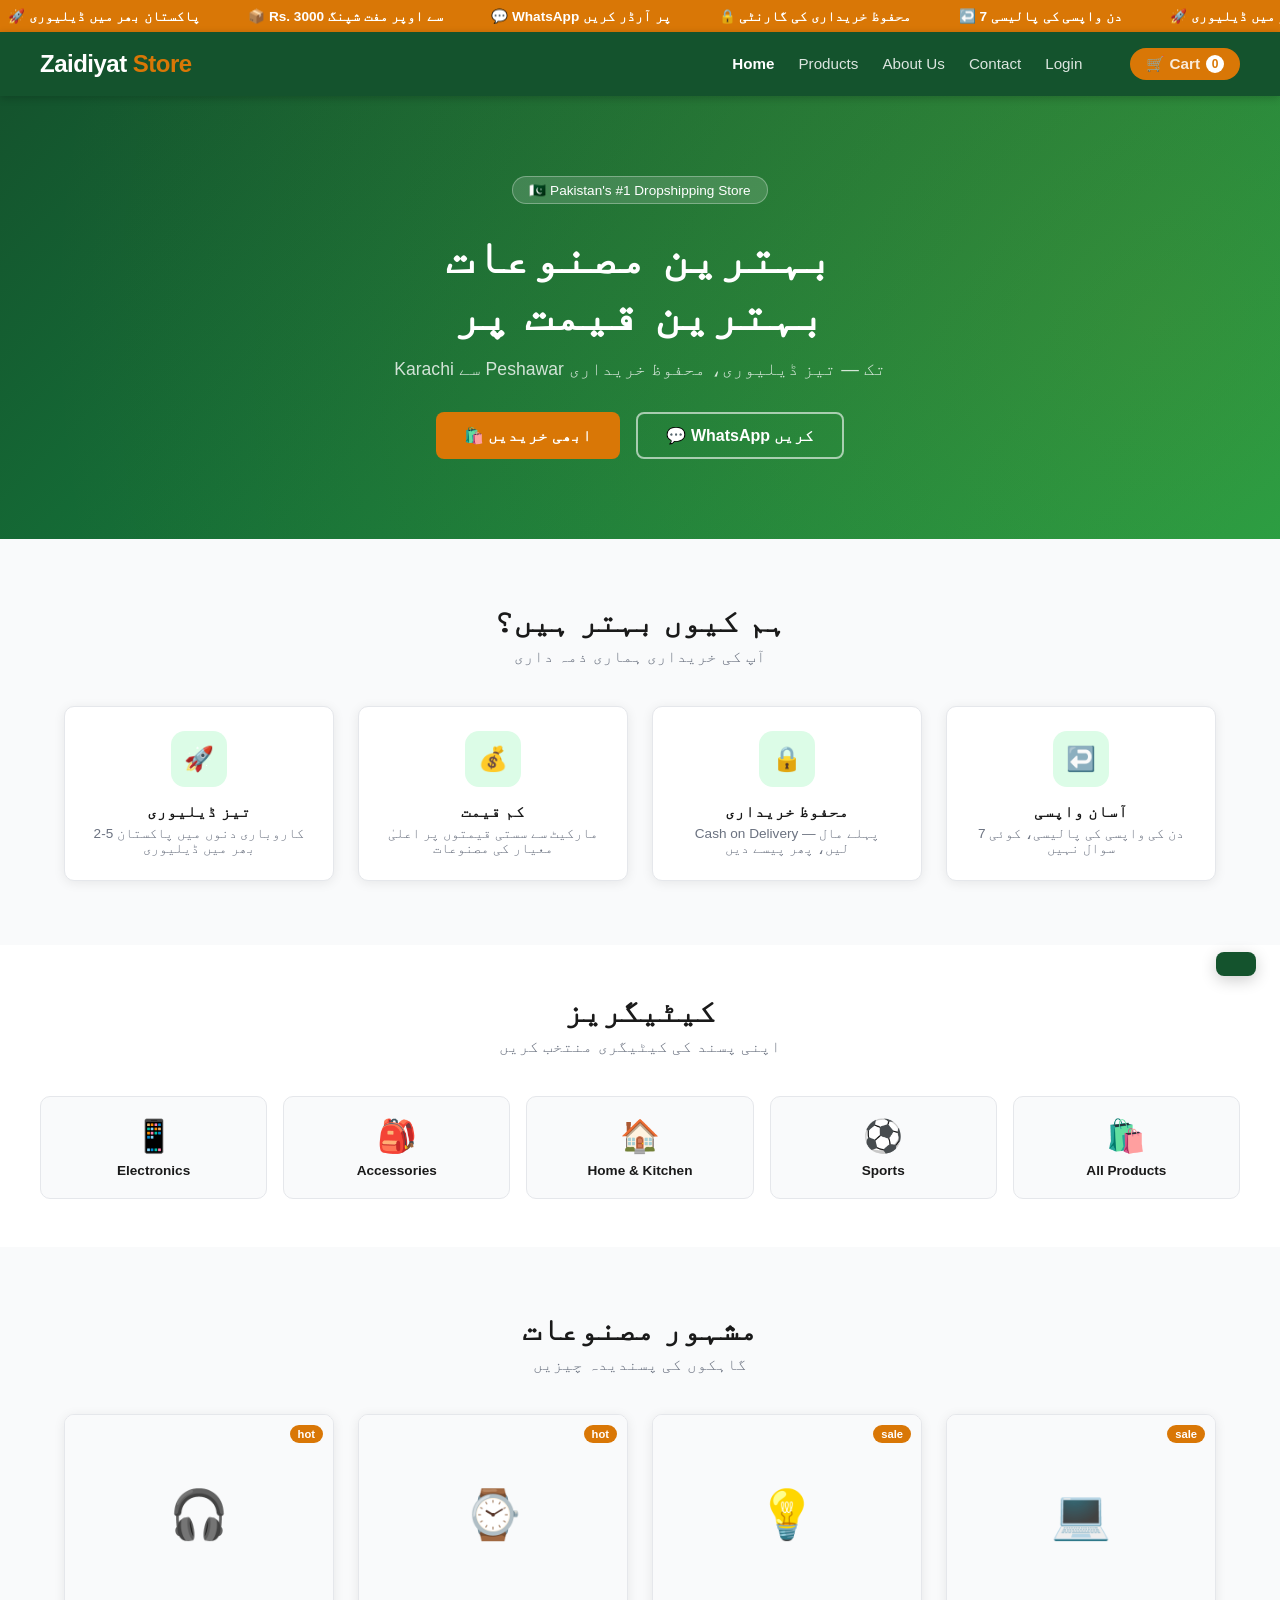
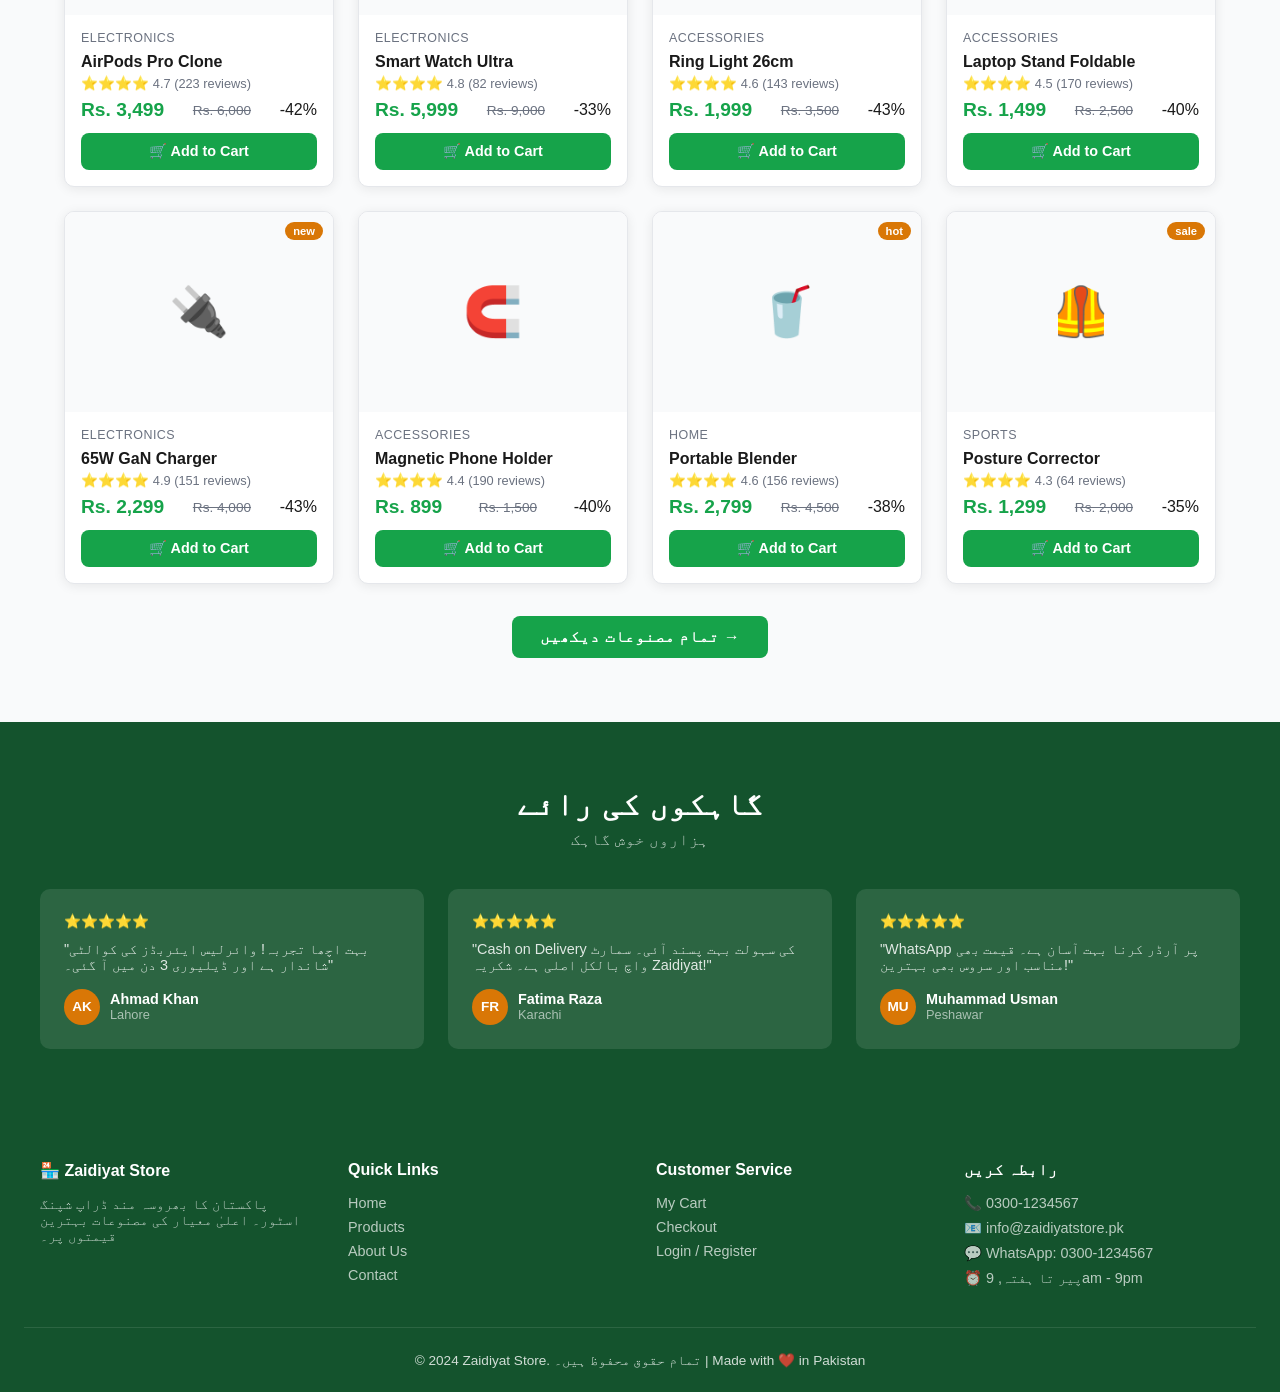
<file: zaidiyat-store/index.html>
<!DOCTYPE html>
<html lang="ur" dir="rtl">
<head>
<meta charset="UTF-8">
<meta name="viewport" content="width=device-width, initial-scale=1.0">
<title>Zaidiyat Store - Pakistan's Trusted Dropshipping Store</title>
<link rel="stylesheet" href="css/style.css">
<style>
  body { direction: ltr; }
  .marquee-wrap { background: var(--gold); color: #fff; padding: 8px; overflow: hidden; }
  .marquee { display: flex; gap: 3rem; animation: scroll 20s linear infinite; white-space: nowrap; font-size: 0.85rem; font-weight: 600; }
  @keyframes scroll { 0% { transform: translateX(0); } 100% { transform: translateX(-50%); } }
  .categories-section { background: var(--white); padding: 3rem 1.5rem; }
  .cat-grid { display: grid; grid-template-columns: repeat(auto-fit, minmax(130px, 1fr)); gap: 1rem; max-width: 1200px; margin: auto; }
  .cat-card {
    background: var(--bg); border-radius: var(--radius);
    border: 1px solid var(--border); padding: 1.25rem 1rem;
    text-align: center; cursor: pointer; transition: all 0.2s;
  }
  .cat-card:hover { background: var(--green-light); border-color: var(--green); }
  .cat-card .cat-icon { font-size: 2rem; margin-bottom: 0.5rem; }
  .cat-card p { font-size: 0.85rem; font-weight: 600; }
  .testimonials { background: var(--green-dark); padding: 4rem 1.5rem; color: #fff; }
  .testimonials .section-title h2, .testimonials .section-title p { color: #fff; }
  .testimonials .section-title p { color: rgba(255,255,255,0.7); }
  .testimonial-grid { display: grid; grid-template-columns: repeat(auto-fit, minmax(250px, 1fr)); gap: 1.5rem; max-width: 1200px; margin: auto; }
  .testimonial-card { background: rgba(255,255,255,0.1); border-radius: var(--radius); padding: 1.5rem; }
  .testimonial-card .stars { color: var(--gold); margin-bottom: 0.75rem; }
  .testimonial-card p { font-size: 0.9rem; color: rgba(255,255,255,0.85); margin-bottom: 1rem; }
  .testimonial-card .author { display: flex; align-items: center; gap: 10px; }
  .author-avatar { width: 36px; height: 36px; border-radius: 50%; background: var(--gold); display: flex; align-items: center; justify-content: center; font-weight: 700; font-size: 0.85rem; }
  .author-name { font-weight: 600; font-size: 0.9rem; }
  .author-city { font-size: 0.8rem; color: rgba(255,255,255,0.6); }
</style>
</head>
<body>

<!-- Announcement Bar -->
<div class="marquee-wrap">
  <div class="marquee">
    <span>🚀 پاکستان بھر میں ڈیلیوری</span>
    <span>📦 Rs. 3000 سے اوپر مفت شپنگ</span>
    <span>💬 WhatsApp پر آرڈر کریں</span>
    <span>🔒 محفوظ خریداری کی گارنٹی</span>
    <span>↩️ 7 دن واپسی کی پالیسی</span>
    <span>🚀 پاکستان بھر میں ڈیلیوری</span>
    <span>📦 Rs. 3000 سے اوپر مفت شپنگ</span>
    <span>💬 WhatsApp پر آرڈر کریں</span>
    <span>🔒 محفوظ خریداری کی گارنٹی</span>
    <span>↩️ 7 دن واپسی کی پالیسی</span>
  </div>
</div>

<!-- Navbar -->
<nav>
  <div class="nav-inner">
    <a href="index.html" class="logo">Zaidiyat <span>Store</span></a>
    <ul class="nav-links" id="nav-links">
      <li><a href="index.html" class="active">Home</a></li>
      <li><a href="products.html">Products</a></li>
      <li><a href="about.html">About Us</a></li>
      <li><a href="contact.html">Contact</a></li>
      <li><a href="login.html" id="login-link">Login</a></li>
      <li><span id="user-greet" style="display:none; color:rgba(255,255,255,0.85); font-size:0.9rem;"></span></li>
      <li><a href="cart.html" class="cart-btn">🛒 Cart <span class="cart-count">0</span></a></li>
    </ul>
    <div class="hamburger" id="hamburger"><span></span><span></span><span></span></div>
  </div>
</nav>

<!-- Hero -->
<section class="hero">
  <div class="hero-content">
    <div class="hero-badge">🇵🇰 Pakistan's #1 Dropshipping Store</div>
    <h1>بہترین مصنوعات<br>بہترین قیمت پر</h1>
    <p>Karachi سے Peshawar تک — تیز ڈیلیوری، محفوظ خریداری</p>
    <div class="hero-btns">
      <a href="products.html" class="btn btn-primary">🛍️ ابھی خریدیں</a>
      <a href="https://wa.me/923001234567?text=Hello! I want to know more" target="_blank" class="btn btn-outline">💬 WhatsApp کریں</a>
    </div>
  </div>
</section>

<!-- Features -->
<section class="section">
  <div class="section-title">
    <h2>ہم کیوں بہتر ہیں؟</h2>
    <p>آپ کی خریداری ہماری ذمہ داری</p>
  </div>
  <div class="features-grid">
    <div class="feature-card">
      <div class="feature-icon">🚀</div>
      <h3>تیز ڈیلیوری</h3>
      <p>2-5 کاروباری دنوں میں پاکستان بھر میں ڈیلیوری</p>
    </div>
    <div class="feature-card">
      <div class="feature-icon">💰</div>
      <h3>کم قیمت</h3>
      <p>مارکیٹ سے سستی قیمتوں پر اعلیٰ معیار کی مصنوعات</p>
    </div>
    <div class="feature-card">
      <div class="feature-icon">🔒</div>
      <h3>محفوظ خریداری</h3>
      <p>Cash on Delivery — پہلے مال لیں، پھر پیسے دیں</p>
    </div>
    <div class="feature-card">
      <div class="feature-icon">↩️</div>
      <h3>آسان واپسی</h3>
      <p>7 دن کی واپسی کی پالیسی، کوئی سوال نہیں</p>
    </div>
  </div>
</section>

<!-- Categories -->
<div class="categories-section">
  <div class="section-title">
    <h2>کیٹیگریز</h2>
    <p>اپنی پسند کی کیٹیگری منتخب کریں</p>
  </div>
  <div class="cat-grid">
    <div class="cat-card" onclick="window.location='products.html?cat=electronics'">
      <div class="cat-icon">📱</div>
      <p>Electronics</p>
    </div>
    <div class="cat-card" onclick="window.location='products.html?cat=accessories'">
      <div class="cat-icon">🎒</div>
      <p>Accessories</p>
    </div>
    <div class="cat-card" onclick="window.location='products.html?cat=home'">
      <div class="cat-icon">🏠</div>
      <p>Home & Kitchen</p>
    </div>
    <div class="cat-card" onclick="window.location='products.html?cat=sports'">
      <div class="cat-icon">⚽</div>
      <p>Sports</p>
    </div>
    <div class="cat-card" onclick="window.location='products.html'">
      <div class="cat-icon">🛍️</div>
      <p>All Products</p>
    </div>
  </div>
</div>

<!-- Featured Products -->
<section class="section">
  <div class="section-title">
    <h2>مشہور مصنوعات</h2>
    <p>گاہکوں کی پسندیدہ چیزیں</p>
  </div>
  <div class="products-grid" id="featured-products"></div>
  <div style="text-align:center; margin-top:2rem;">
    <a href="products.html" class="btn btn-green">تمام مصنوعات دیکھیں →</a>
  </div>
</section>

<!-- Testimonials -->
<div class="testimonials">
  <div class="section-title">
    <h2>گاہکوں کی رائے</h2>
    <p>ہزاروں خوش گاہک</p>
  </div>
  <div class="testimonial-grid">
    <div class="testimonial-card">
      <div class="stars">⭐⭐⭐⭐⭐</div>
      <p>"بہت اچھا تجربہ! وائرلیس ایئربڈز کی کوالٹی شاندار ہے اور ڈیلیوری 3 دن میں آ گئی۔"</p>
      <div class="author">
        <div class="author-avatar">AK</div>
        <div><div class="author-name">Ahmad Khan</div><div class="author-city">Lahore</div></div>
      </div>
    </div>
    <div class="testimonial-card">
      <div class="stars">⭐⭐⭐⭐⭐</div>
      <p>"Cash on Delivery کی سہولت بہت پسند آئی۔ سمارٹ واچ بالکل اصلی ہے۔ شکریہ Zaidiyat!"</p>
      <div class="author">
        <div class="author-avatar">FR</div>
        <div><div class="author-name">Fatima Raza</div><div class="author-city">Karachi</div></div>
      </div>
    </div>
    <div class="testimonial-card">
      <div class="stars">⭐⭐⭐⭐⭐</div>
      <p>"WhatsApp پر آرڈر کرنا بہت آسان ہے۔ قیمت بھی مناسب اور سروس بھی بہترین!"</p>
      <div class="author">
        <div class="author-avatar">MU</div>
        <div><div class="author-name">Muhammad Usman</div><div class="author-city">Peshawar</div></div>
      </div>
    </div>
  </div>
</div>

<!-- Footer -->
<footer>
  <div class="footer-grid">
    <div class="footer-col">
      <h4>🏪 Zaidiyat Store</h4>
      <p>پاکستان کا بھروسہ مند ڈراپ شپنگ اسٹور۔ اعلیٰ معیار کی مصنوعات بہترین قیمتوں پر۔</p>
    </div>
    <div class="footer-col">
      <h4>Quick Links</h4>
      <a href="index.html">Home</a>
      <a href="products.html">Products</a>
      <a href="about.html">About Us</a>
      <a href="contact.html">Contact</a>
    </div>
    <div class="footer-col">
      <h4>Customer Service</h4>
      <a href="cart.html">My Cart</a>
      <a href="checkout.html">Checkout</a>
      <a href="login.html">Login / Register</a>
    </div>
    <div class="footer-col">
      <h4>رابطہ کریں</h4>
      <p>📞 0300-1234567</p>
      <p>📧 info@zaidiyatstore.pk</p>
      <p>💬 WhatsApp: 0300-1234567</p>
      <p>⏰ پیر تا ہفتہ, 9am - 9pm</p>
    </div>
  </div>
  <div class="footer-bottom">
    <p>© 2024 Zaidiyat Store. تمام حقوق محفوظ ہیں۔ | Made with ❤️ in Pakistan</p>
  </div>
</footer>

<div id="toast"></div>
<script src="js/app.js"></script>
<script>
  // Load featured products (show 8)
  document.getElementById('featured-products').innerHTML =
    PRODUCTS.slice(0, 8).map(productCard).join('');
</script>
</body>
</html>
</file>
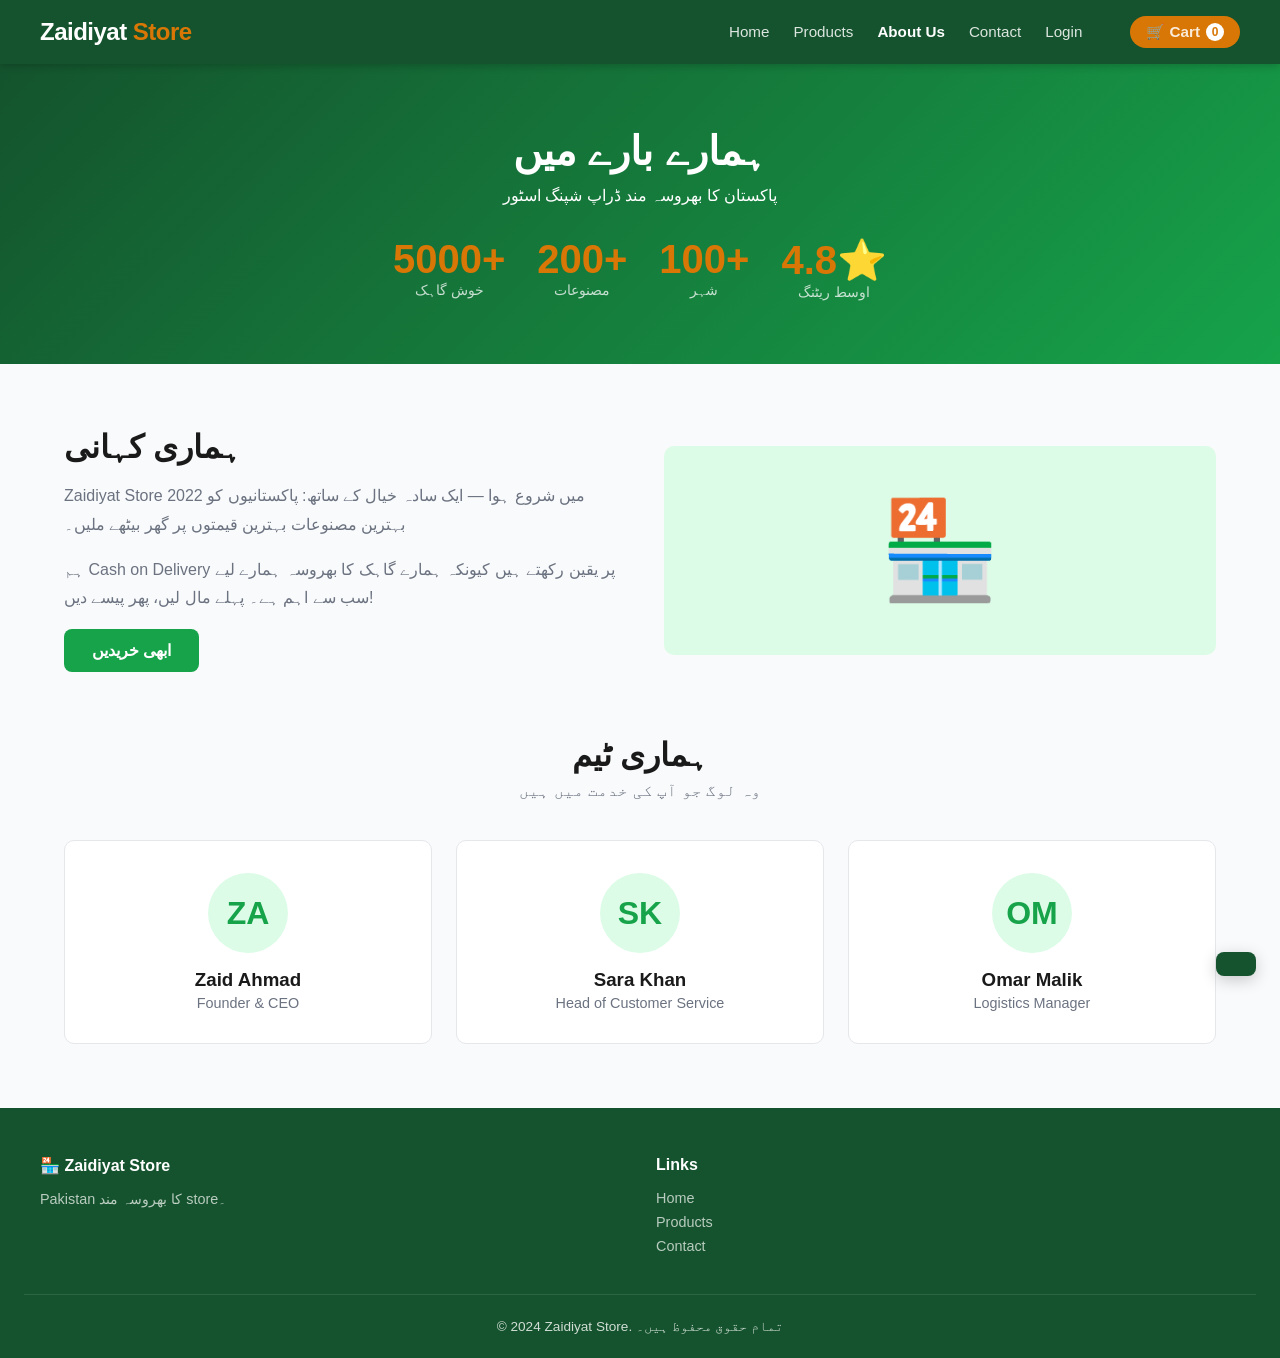
<file: zaidiyat-store/about.html>
<!DOCTYPE html>
<html lang="en">
<head>
<meta charset="UTF-8">
<meta name="viewport" content="width=device-width, initial-scale=1.0">
<title>About Us - Zaidiyat Store</title>
<link rel="stylesheet" href="css/style.css">
<style>
  .about-hero { background: linear-gradient(135deg, var(--green-dark), var(--green)); color:#fff; padding:4rem 1.5rem; text-align:center; }
  .about-hero h1 { font-size:2.5rem; font-weight:800; margin-bottom:0.75rem; }
  .stats-row { display:flex; gap:2rem; justify-content:center; flex-wrap:wrap; margin-top:2rem; }
  .stat-item { text-align:center; }
  .stat-item .num { font-size:2.5rem; font-weight:800; color:var(--gold); }
  .stat-item .lbl { font-size:0.9rem; color:rgba(255,255,255,0.75); }
  .team-grid { display:grid; grid-template-columns:repeat(auto-fit, minmax(200px, 1fr)); gap:1.5rem; }
  .team-card { background:var(--white); border-radius:var(--radius); border:1px solid var(--border); padding:2rem; text-align:center; }
  .team-avatar { width:80px; height:80px; border-radius:50%; background:var(--green-light); color:var(--green); font-size:2rem; display:flex; align-items:center; justify-content:center; margin:0 auto 1rem; font-weight:700; }
</style>
</head>
<body>
<nav>
  <div class="nav-inner">
    <a href="index.html" class="logo">Zaidiyat <span>Store</span></a>
    <ul class="nav-links" id="nav-links">
      <li><a href="index.html">Home</a></li>
      <li><a href="products.html">Products</a></li>
      <li><a href="about.html" class="active">About Us</a></li>
      <li><a href="contact.html">Contact</a></li>
      <li><a href="login.html" id="login-link">Login</a></li>
      <li><span id="user-greet" style="display:none; color:rgba(255,255,255,0.85); font-size:0.9rem;"></span></li>
      <li><a href="cart.html" class="cart-btn">🛒 Cart <span class="cart-count">0</span></a></li>
    </ul>
    <div class="hamburger" id="hamburger"><span></span><span></span><span></span></div>
  </div>
</nav>

<div class="about-hero">
  <h1>ہمارے بارے میں</h1>
  <p>پاکستان کا بھروسہ مند ڈراپ شپنگ اسٹور</p>
  <div class="stats-row">
    <div class="stat-item"><div class="num">5000+</div><div class="lbl">خوش گاہک</div></div>
    <div class="stat-item"><div class="num">200+</div><div class="lbl">مصنوعات</div></div>
    <div class="stat-item"><div class="num">100+</div><div class="lbl">شہر</div></div>
    <div class="stat-item"><div class="num">4.8⭐</div><div class="lbl">اوسط ریٹنگ</div></div>
  </div>
</div>

<section class="section">
  <div style="display:grid; grid-template-columns:1fr 1fr; gap:3rem; align-items:center; margin-bottom:4rem;">
    <div>
      <h2 style="font-size:2rem; font-weight:800; margin-bottom:1rem;">ہماری کہانی</h2>
      <p style="color:var(--muted); line-height:1.8; margin-bottom:1rem;">
        Zaidiyat Store 2022 میں شروع ہوا — ایک سادہ خیال کے ساتھ: پاکستانیوں کو بہترین مصنوعات بہترین قیمتوں پر گھر بیٹھے ملیں۔
      </p>
      <p style="color:var(--muted); line-height:1.8; margin-bottom:1rem;">
        ہم Cash on Delivery پر یقین رکھتے ہیں کیونکہ ہمارے گاہک کا بھروسہ ہمارے لیے سب سے اہم ہے۔ پہلے مال لیں، پھر پیسے دیں!
      </p>
      <a href="products.html" class="btn btn-green">ابھی خریدیں</a>
    </div>
    <div style="background:var(--green-light); border-radius:var(--radius); padding:3rem; text-align:center; font-size:6rem;">🏪</div>
  </div>

  <div class="section-title">
    <h2>ہماری ٹیم</h2>
    <p>وہ لوگ جو آپ کی خدمت میں ہیں</p>
  </div>
  <div class="team-grid">
    <div class="team-card">
      <div class="team-avatar">ZA</div>
      <h3 style="font-weight:700; margin-bottom:0.25rem;">Zaid Ahmad</h3>
      <p style="color:var(--muted); font-size:0.9rem;">Founder & CEO</p>
    </div>
    <div class="team-card">
      <div class="team-avatar">SK</div>
      <h3 style="font-weight:700; margin-bottom:0.25rem;">Sara Khan</h3>
      <p style="color:var(--muted); font-size:0.9rem;">Head of Customer Service</p>
    </div>
    <div class="team-card">
      <div class="team-avatar">OM</div>
      <h3 style="font-weight:700; margin-bottom:0.25rem;">Omar Malik</h3>
      <p style="color:var(--muted); font-size:0.9rem;">Logistics Manager</p>
    </div>
  </div>
</section>

<footer>
  <div class="footer-grid" style="max-width:1200px; margin:0 auto 2rem;">
    <div class="footer-col"><h4>🏪 Zaidiyat Store</h4><p>Pakistan کا بھروسہ مند store۔</p></div>
    <div class="footer-col"><h4>Links</h4><a href="index.html">Home</a><a href="products.html">Products</a><a href="contact.html">Contact</a></div>
  </div>
  <div class="footer-bottom"><p>© 2024 Zaidiyat Store. تمام حقوق محفوظ ہیں۔</p></div>
</footer>

<div id="toast"></div>
<script src="js/app.js"></script>
</body>
</html>
</file>
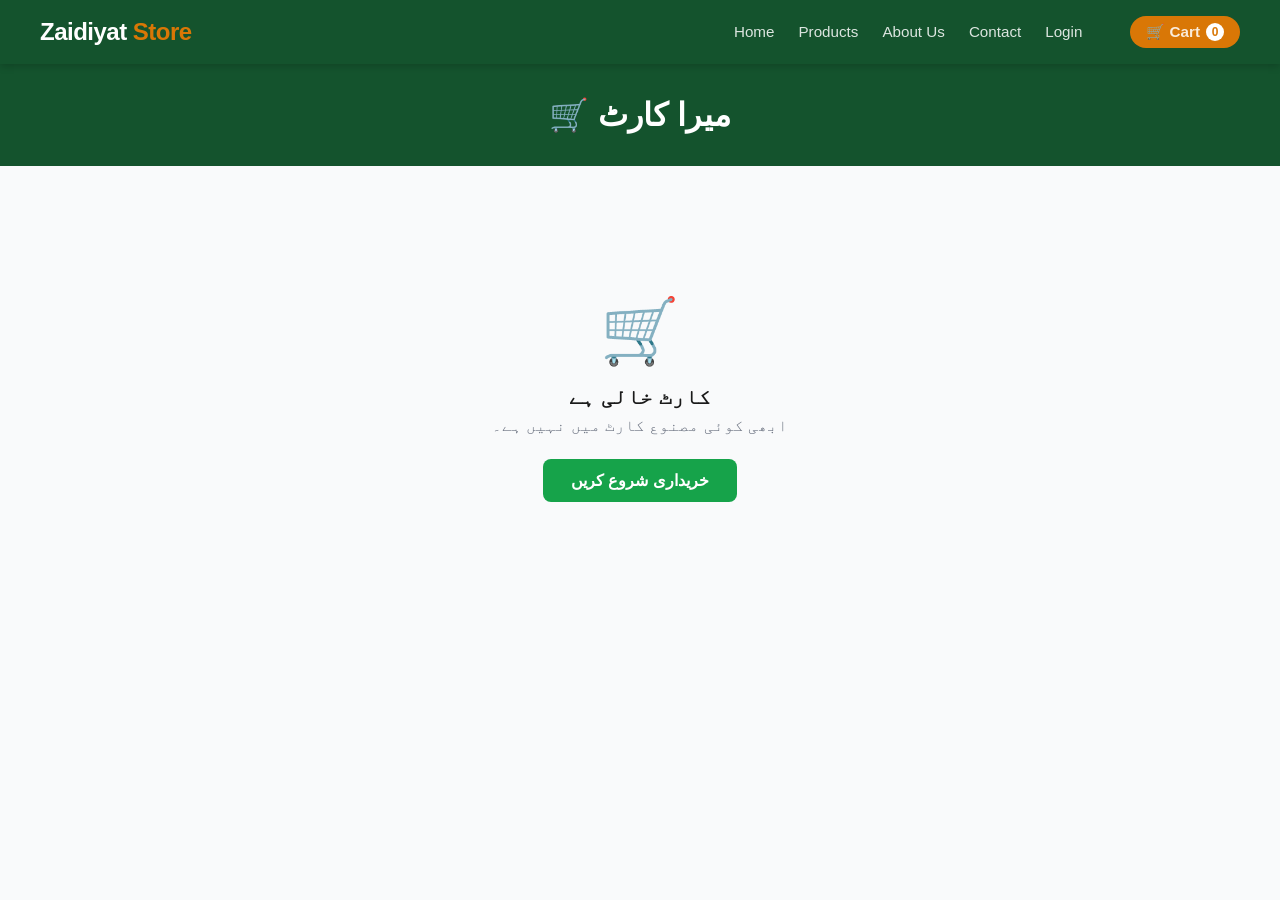
<file: zaidiyat-store/cart.html>
<!DOCTYPE html>
<html lang="en">
<head>
<meta charset="UTF-8">
<meta name="viewport" content="width=device-width, initial-scale=1.0">
<title>Shopping Cart - Zaidiyat Store</title>
<link rel="stylesheet" href="css/style.css">
</head>
<body>

<nav>
  <div class="nav-inner">
    <a href="index.html" class="logo">Zaidiyat <span>Store</span></a>
    <ul class="nav-links" id="nav-links">
      <li><a href="index.html">Home</a></li>
      <li><a href="products.html">Products</a></li>
      <li><a href="about.html">About Us</a></li>
      <li><a href="contact.html">Contact</a></li>
      <li><a href="login.html" id="login-link">Login</a></li>
      <li><span id="user-greet" style="display:none; color:rgba(255,255,255,0.85); font-size:0.9rem;"></span></li>
      <li><a href="cart.html" class="cart-btn">🛒 Cart <span class="cart-count">0</span></a></li>
    </ul>
    <div class="hamburger" id="hamburger"><span></span><span></span><span></span></div>
  </div>
</nav>

<div style="background: var(--green-dark); padding: 2rem 1.5rem; color:#fff; text-align:center;">
  <h1 style="font-size:2rem; font-weight:800;">🛒 میرا کارٹ</h1>
</div>

<section class="section">

  <!-- Empty State -->
  <div class="empty-state" id="cart-empty" style="display:none;">
    <div class="icon">🛒</div>
    <h3>کارٹ خالی ہے</h3>
    <p>ابھی کوئی مصنوع کارٹ میں نہیں ہے۔</p>
    <a href="products.html" class="btn btn-green">خریداری شروع کریں</a>
  </div>

  <!-- Cart Content -->
  <div class="cart-layout" id="cart-content" style="display:none;">
    <div>
      <div style="display:flex; justify-content:space-between; align-items:center; margin-bottom:1rem;">
        <h2 style="font-size:1.2rem; font-weight:700;">آئٹمز</h2>
        <button onclick="clearCart()" style="color:#dc2626; background:none; border:none; cursor:pointer; font-size:0.9rem;">🗑️ سب ہٹائیں</button>
      </div>
      <div id="cart-items"></div>
    </div>

    <div>
      <div class="cart-summary">
        <h3 style="font-weight:800; margin-bottom:1.25rem; font-size:1.1rem;">آرڈر خلاصہ</h3>
        <div class="summary-row"><span>Sub Total</span><span id="cart-subtotal">Rs. 0</span></div>
        <div class="summary-row"><span>Shipping</span><span id="cart-shipping">Rs. 200</span></div>
        <div class="summary-row" style="color:var(--green); font-size:0.85rem;"><span>✅ Rs. 3000+ پر مفت شپنگ</span></div>
        <div class="summary-row summary-total"><span>کل رقم</span><span id="cart-total">Rs. 0</span></div>
        <a href="checkout.html" class="btn btn-green btn-full" style="margin-top:1rem; display:flex; justify-content:center;">✅ آرڈر جاری رکھیں</a>
        <a href="#" id="wa-link" target="_blank" class="whatsapp-btn">
          <span>📱</span> WhatsApp پر آرڈر کریں
        </a>
        <a href="products.html" style="display:block; text-align:center; margin-top:0.75rem; color:var(--green); font-size:0.9rem;">← خریداری جاری رکھیں</a>
      </div>
    </div>
  </div>

</section>

<div id="toast"></div>
<script src="js/app.js"></script>
<script>
function clearCart() {
  if (confirm('کیا آپ کارٹ خالی کرنا چاہتے ہیں؟')) {
    localStorage.removeItem('zaid_cart');
    updateCartCount();
    renderCart();
  }
}
renderCart();
</script>
</body>
</html>
</file>
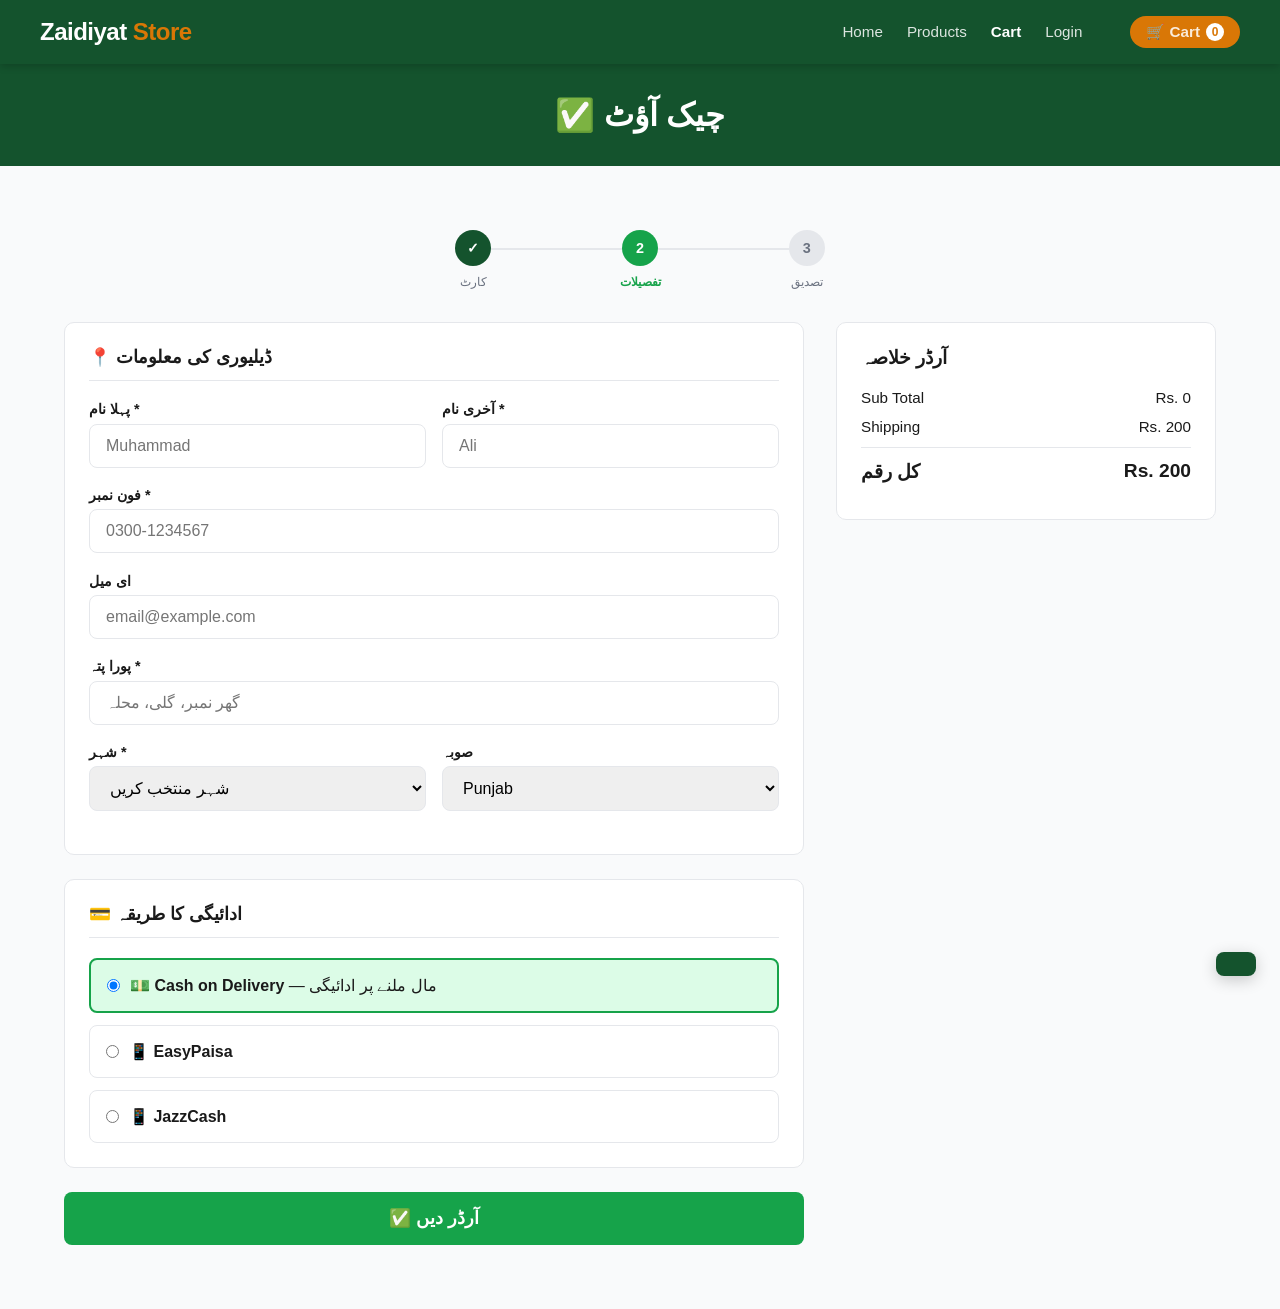
<file: zaidiyat-store/checkout.html>
<!DOCTYPE html>
<html lang="en">
<head>
<meta charset="UTF-8">
<meta name="viewport" content="width=device-width, initial-scale=1.0">
<title>Checkout - Zaidiyat Store</title>
<link rel="stylesheet" href="css/style.css">
</head>
<body>

<nav>
  <div class="nav-inner">
    <a href="index.html" class="logo">Zaidiyat <span>Store</span></a>
    <ul class="nav-links" id="nav-links">
      <li><a href="index.html">Home</a></li>
      <li><a href="products.html">Products</a></li>
      <li><a href="cart.html" class="active">Cart</a></li>
      <li><a href="login.html" id="login-link">Login</a></li>
      <li><span id="user-greet" style="display:none; color:rgba(255,255,255,0.85); font-size:0.9rem;"></span></li>
      <li><a href="cart.html" class="cart-btn">🛒 Cart <span class="cart-count">0</span></a></li>
    </ul>
    <div class="hamburger" id="hamburger"><span></span><span></span><span></span></div>
  </div>
</nav>

<div style="background: var(--green-dark); padding: 2rem 1.5rem; color:#fff; text-align:center;">
  <h1 style="font-size:2rem; font-weight:800;">✅ چیک آؤٹ</h1>
</div>

<section class="section">
  <!-- Steps -->
  <div class="steps" style="max-width:500px; margin:0 auto 2rem;">
    <div class="step done"><div class="step-num">✓</div><span>کارٹ</span></div>
    <div class="step active"><div class="step-num">2</div><span>تفصیلات</span></div>
    <div class="step"><div class="step-num">3</div><span>تصدیق</span></div>
  </div>

  <div id="success-msg" style="display:none; text-align:center; padding:3rem;">
    <div style="font-size:4rem; margin-bottom:1rem;">🎉</div>
    <h2 style="font-size:2rem; font-weight:800; color:var(--green);">آرڈر مل گیا!</h2>
    <p style="color:var(--muted); margin:1rem 0;">آرڈر نمبر: <strong id="order-num"></strong></p>
    <p style="color:var(--muted); margin-bottom:2rem;">ہم جلد آپ سے رابطہ کریں گے۔</p>
    <div style="display:flex; gap:1rem; justify-content:center; flex-wrap:wrap;">
      <a href="index.html" class="btn btn-green">گھر جائیں</a>
      <a href="#" id="order-wa" target="_blank" class="whatsapp-btn" style="display:inline-flex; width:auto; padding:0.75rem 1.25rem; text-decoration:none; border-radius:8px;">💬 WhatsApp آرڈر</a>
    </div>
  </div>

  <div class="checkout-layout" id="checkout-form">
    <!-- Left: Form -->
    <div>
      <div class="checkout-section">
        <h3>📍 ڈیلیوری کی معلومات</h3>
        <div class="form-row">
          <div class="form-group">
            <label>پہلا نام *</label>
            <input type="text" id="fname" placeholder="Muhammad" required>
          </div>
          <div class="form-group">
            <label>آخری نام *</label>
            <input type="text" id="lname" placeholder="Ali" required>
          </div>
        </div>
        <div class="form-group">
          <label>فون نمبر *</label>
          <input type="tel" id="phone" placeholder="0300-1234567" required>
        </div>
        <div class="form-group">
          <label>ای میل</label>
          <input type="email" id="email" placeholder="email@example.com">
        </div>
        <div class="form-group">
          <label>پورا پتہ *</label>
          <input type="text" id="address" placeholder="گھر نمبر، گلی، محلہ" required>
        </div>
        <div class="form-row">
          <div class="form-group">
            <label>شہر *</label>
            <select id="city" required>
              <option value="">شہر منتخب کریں</option>
              <option>Karachi</option>
              <option>Lahore</option>
              <option>Islamabad</option>
              <option>Peshawar</option>
              <option>Rawalpindi</option>
              <option>Faisalabad</option>
              <option>Multan</option>
              <option>Quetta</option>
              <option>Sialkot</option>
              <option>Gujranwala</option>
            </select>
          </div>
          <div class="form-group">
            <label>صوبہ</label>
            <select id="province">
              <option>Punjab</option>
              <option>Sindh</option>
              <option>KPK</option>
              <option>Balochistan</option>
              <option>AJK</option>
              <option>GB</option>
            </select>
          </div>
        </div>
      </div>

      <div class="checkout-section">
        <h3>💳 ادائیگی کا طریقہ</h3>
        <label style="display:flex; align-items:center; gap:10px; padding:1rem; border:2px solid var(--green); border-radius:8px; cursor:pointer; margin-bottom:0.75rem; background:var(--green-light);">
          <input type="radio" name="payment" value="cod" checked> 
          <span>💵 <strong>Cash on Delivery</strong> — مال ملنے پر ادائیگی</span>
        </label>
        <label style="display:flex; align-items:center; gap:10px; padding:1rem; border:1px solid var(--border); border-radius:8px; cursor:pointer; margin-bottom:0.75rem;">
          <input type="radio" name="payment" value="easypaisa"> 
          <span>📱 <strong>EasyPaisa</strong></span>
        </label>
        <label style="display:flex; align-items:center; gap:10px; padding:1rem; border:1px solid var(--border); border-radius:8px; cursor:pointer;">
          <input type="radio" name="payment" value="jazzcash"> 
          <span>📱 <strong>JazzCash</strong></span>
        </label>
      </div>

      <div id="form-error" class="alert alert-error" style="display:none;"></div>
      <button class="btn btn-green btn-full" onclick="placeOrder()" style="font-size:1.1rem; padding:1rem;">✅ آرڈر دیں</button>
    </div>

    <!-- Right: Summary -->
    <div>
      <div class="cart-summary">
        <h3 style="font-weight:800; margin-bottom:1.25rem;">آرڈر خلاصہ</h3>
        <div id="checkout-items" style="margin-bottom:1rem;"></div>
        <div class="summary-row"><span>Sub Total</span><span id="co-subtotal">Rs. 0</span></div>
        <div class="summary-row"><span>Shipping</span><span id="co-shipping">Rs. 200</span></div>
        <div class="summary-row summary-total"><span>کل رقم</span><span id="co-total">Rs. 0</span></div>
      </div>
    </div>
  </div>
</section>

<div id="toast"></div>
<script src="js/app.js"></script>
<script>
function loadCheckoutSummary() {
  const cart = getCart();
  const total = getCartTotal();
  const shipping = total > 3000 ? 0 : 200;

  document.getElementById('co-subtotal').textContent = formatPrice(total);
  document.getElementById('co-shipping').textContent = shipping === 0 ? 'مفت' : formatPrice(shipping);
  document.getElementById('co-total').textContent = formatPrice(total + shipping);

  document.getElementById('checkout-items').innerHTML = cart.map(i => `
    <div style="display:flex; justify-content:space-between; margin-bottom:0.5rem; font-size:0.9rem;">
      <span>${i.emoji} ${i.name} ×${i.qty}</span>
      <span style="font-weight:700">${formatPrice(i.price * i.qty)}</span>
    </div>`).join('');
}

function placeOrder() {
  const fname = document.getElementById('fname').value.trim();
  const lname = document.getElementById('lname').value.trim();
  const phone = document.getElementById('phone').value.trim();
  const address = document.getElementById('address').value.trim();
  const city = document.getElementById('city').value;
  const errEl = document.getElementById('form-error');

  if (!fname || !lname || !phone || !address || !city) {
    errEl.style.display = 'flex';
    errEl.textContent = '⚠️ براہ کرم تمام ضروری معلومات بھریں۔';
    return;
  }

  const cart = getCart();
  const total = getCartTotal();
  const shipping = total > 3000 ? 0 : 200;
  const payment = document.querySelector('input[name="payment"]:checked').value;
  const orderId = 'ZS' + Date.now().toString().slice(-6);

  const order = {
    id: orderId,
    date: new Date().toLocaleDateString('ur-PK'),
    customer: { name: fname + ' ' + lname, phone, address: address + ', ' + city },
    items: cart,
    total: total + shipping,
    payment,
    status: 'pending'
  };

  saveOrder(order);
  localStorage.removeItem('zaid_cart');
  updateCartCount();

  const itemsText = cart.map(i => `${i.name} ×${i.qty} = ${formatPrice(i.price * i.qty)}`).join('%0A');
  const waMsg = `آرڈر نمبر: ${orderId}%0Aنام: ${fname} ${lname}%0Aفون: ${phone}%0Aپتہ: ${address}, ${city}%0A%0Aآرڈر:%0A${itemsText}%0A%0Aکل: ${formatPrice(total + shipping)}%0Aادائیگی: ${payment.toUpperCase()}`;

  document.getElementById('order-num').textContent = orderId;
  document.getElementById('order-wa').href = `https://wa.me/923001234567?text=${waMsg}`;
  document.getElementById('checkout-form').style.display = 'none';
  document.getElementById('success-msg').style.display = 'block';
}

loadCheckoutSummary();
</script>
</body>
</html>
</file>
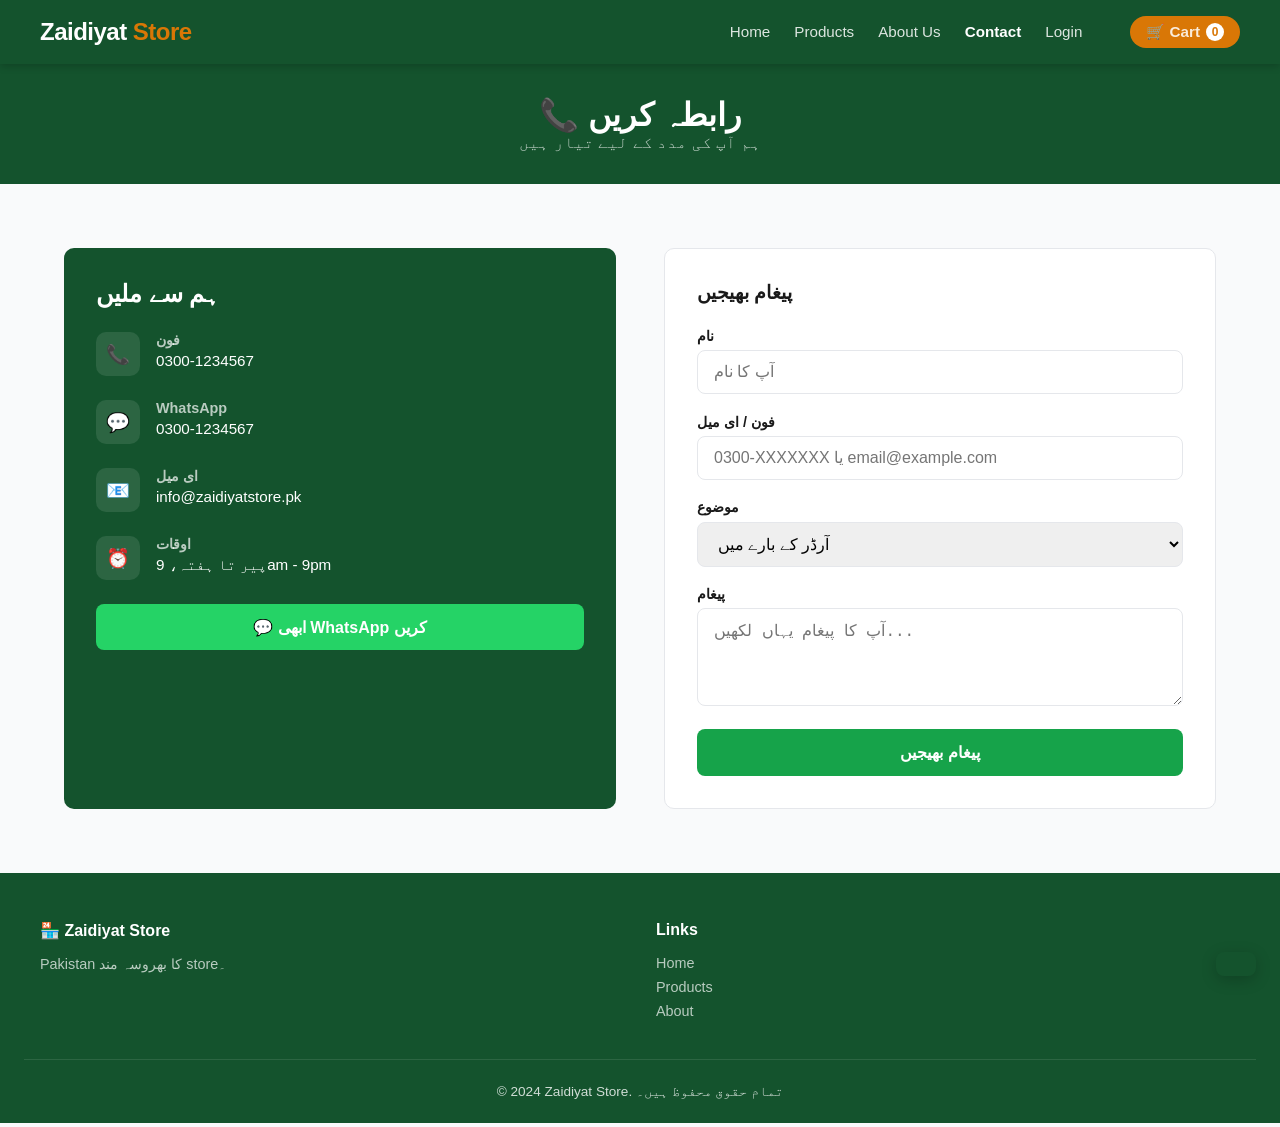
<file: zaidiyat-store/contact.html>
<!DOCTYPE html>
<html lang="en">
<head>
<meta charset="UTF-8">
<meta name="viewport" content="width=device-width, initial-scale=1.0">
<title>Contact - Zaidiyat Store</title>
<link rel="stylesheet" href="css/style.css">
<style>
  .contact-grid { display:grid; grid-template-columns:1fr 1fr; gap:3rem; }
  .contact-info-card { background:var(--green-dark); color:#fff; border-radius:var(--radius); padding:2rem; }
  .contact-info-card h3 { font-size:1.5rem; font-weight:800; margin-bottom:1.5rem; }
  .contact-item { display:flex; align-items:flex-start; gap:1rem; margin-bottom:1.5rem; }
  .contact-icon { width:44px; height:44px; background:rgba(255,255,255,0.1); border-radius:10px; display:flex; align-items:center; justify-content:center; font-size:1.2rem; flex-shrink:0; }
  .contact-item h4 { font-size:0.9rem; color:rgba(255,255,255,0.7); margin-bottom:0.25rem; }
  .contact-item p { font-size:0.95rem; }
  @media (max-width:768px) { .contact-grid { grid-template-columns:1fr; } }
</style>
</head>
<body>
<nav>
  <div class="nav-inner">
    <a href="index.html" class="logo">Zaidiyat <span>Store</span></a>
    <ul class="nav-links" id="nav-links">
      <li><a href="index.html">Home</a></li>
      <li><a href="products.html">Products</a></li>
      <li><a href="about.html">About Us</a></li>
      <li><a href="contact.html" class="active">Contact</a></li>
      <li><a href="login.html" id="login-link">Login</a></li>
      <li><span id="user-greet" style="display:none; color:rgba(255,255,255,0.85); font-size:0.9rem;"></span></li>
      <li><a href="cart.html" class="cart-btn">🛒 Cart <span class="cart-count">0</span></a></li>
    </ul>
    <div class="hamburger" id="hamburger"><span></span><span></span><span></span></div>
  </div>
</nav>

<div style="background: var(--green-dark); padding: 2rem 1.5rem; color:#fff; text-align:center;">
  <h1 style="font-size:2rem; font-weight:800;">📞 رابطہ کریں</h1>
  <p style="color:rgba(255,255,255,0.7);">ہم آپ کی مدد کے لیے تیار ہیں</p>
</div>

<section class="section">
  <div class="contact-grid">
    <div class="contact-info-card">
      <h3>ہم سے ملیں</h3>
      <div class="contact-item">
        <div class="contact-icon">📞</div>
        <div><h4>فون</h4><p>0300-1234567</p></div>
      </div>
      <div class="contact-item">
        <div class="contact-icon">💬</div>
        <div><h4>WhatsApp</h4><p>0300-1234567</p></div>
      </div>
      <div class="contact-item">
        <div class="contact-icon">📧</div>
        <div><h4>ای میل</h4><p>info@zaidiyatstore.pk</p></div>
      </div>
      <div class="contact-item">
        <div class="contact-icon">⏰</div>
        <div><h4>اوقات</h4><p>پیر تا ہفتہ، 9am - 9pm</p></div>
      </div>
      <a href="https://wa.me/923001234567" target="_blank" class="whatsapp-btn" style="margin-top:1rem;">
        💬 ابھی WhatsApp کریں
      </a>
    </div>

    <div>
      <div style="background:var(--white); border-radius:var(--radius); border:1px solid var(--border); padding:2rem;">
        <h3 style="font-weight:800; margin-bottom:1.5rem; font-size:1.2rem;">پیغام بھیجیں</h3>
        <div id="msg-sent" class="alert alert-success" style="display:none;">✅ پیغام بھیج دیا گیا! ہم جلد رابطہ کریں گے۔</div>
        <div class="form-group">
          <label>نام</label>
          <input type="text" id="c-name" placeholder="آپ کا نام">
        </div>
        <div class="form-group">
          <label>فون / ای میل</label>
          <input type="text" id="c-contact" placeholder="0300-XXXXXXX یا email@example.com">
        </div>
        <div class="form-group">
          <label>موضوع</label>
          <select id="c-subject">
            <option>آرڈر کے بارے میں</option>
            <option>مصنوع کی معلومات</option>
            <option>واپسی / شکایت</option>
            <option>دوسرا</option>
          </select>
        </div>
        <div class="form-group">
          <label>پیغام</label>
          <textarea id="c-msg" rows="4" placeholder="آپ کا پیغام یہاں لکھیں..."></textarea>
        </div>
        <button class="btn btn-green btn-full" onclick="sendMsg()">پیغام بھیجیں</button>
      </div>
    </div>
  </div>
</section>

<footer>
  <div class="footer-grid" style="max-width:1200px; margin:0 auto 2rem;">
    <div class="footer-col"><h4>🏪 Zaidiyat Store</h4><p>Pakistan کا بھروسہ مند store۔</p></div>
    <div class="footer-col"><h4>Links</h4><a href="index.html">Home</a><a href="products.html">Products</a><a href="about.html">About</a></div>
  </div>
  <div class="footer-bottom"><p>© 2024 Zaidiyat Store. تمام حقوق محفوظ ہیں۔</p></div>
</footer>

<div id="toast"></div>
<script src="js/app.js"></script>
<script>
function sendMsg() {
  const name = document.getElementById('c-name').value.trim();
  const contact = document.getElementById('c-contact').value.trim();
  const subject = document.getElementById('c-subject').value;
  const msg = document.getElementById('c-msg').value.trim();
  if (!name || !contact || !msg) { showToast('⚠️ تمام خانے بھریں'); return; }
  const waMsg = `نام: ${name}%0Aرابطہ: ${contact}%0Aموضوع: ${subject}%0Aپیغام: ${msg}`;
  window.open(`https://wa.me/923001234567?text=${waMsg}`, '_blank');
  document.getElementById('msg-sent').style.display = 'flex';
  document.getElementById('c-name').value = document.getElementById('c-contact').value = document.getElementById('c-msg').value = '';
}
</script>
</body>
</html>
</file>
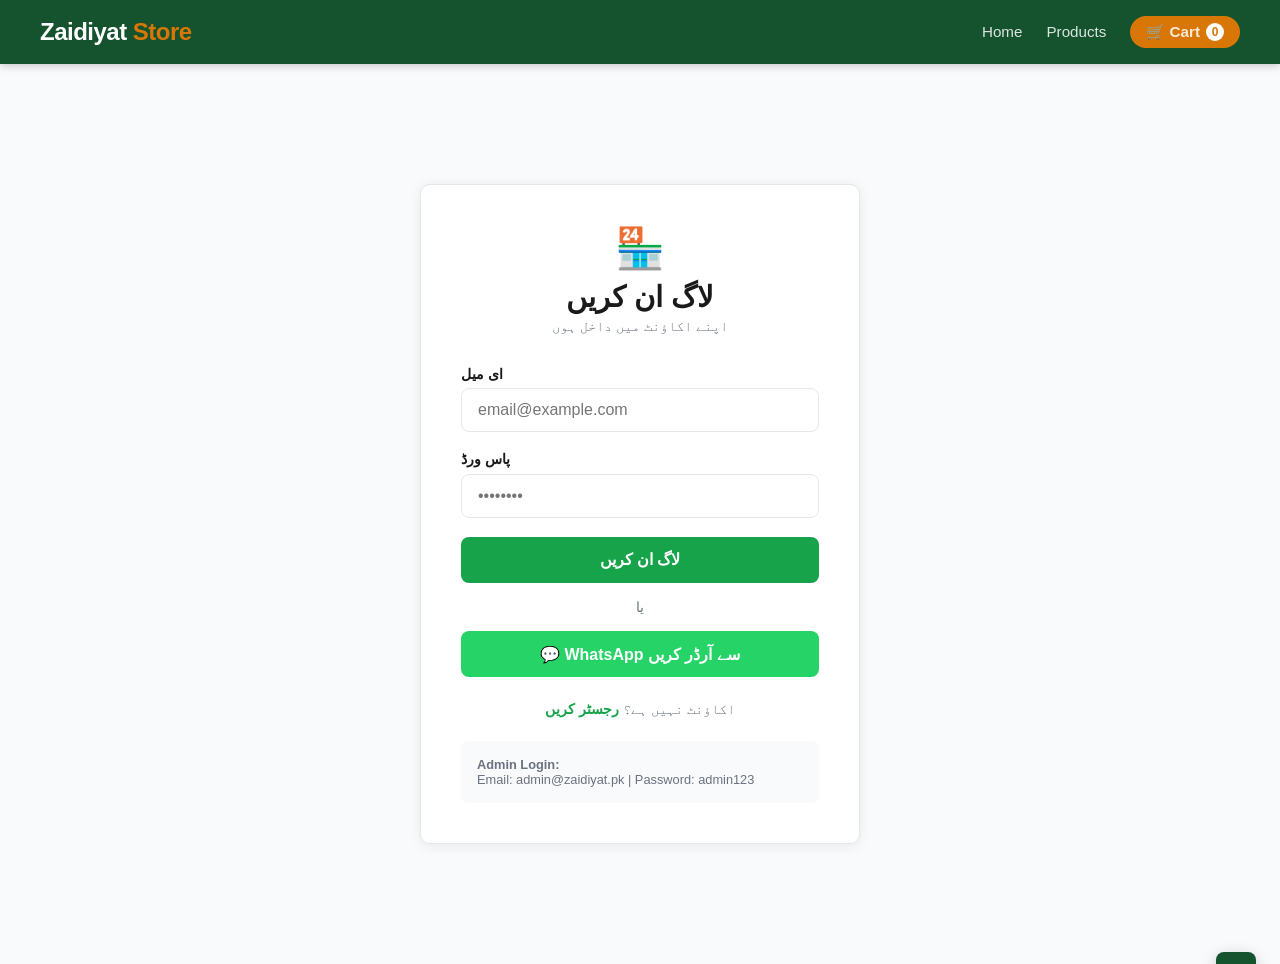
<file: zaidiyat-store/login.html>
<!DOCTYPE html>
<html lang="en">
<head>
<meta charset="UTF-8">
<meta name="viewport" content="width=device-width, initial-scale=1.0">
<title>Login - Zaidiyat Store</title>
<link rel="stylesheet" href="css/style.css">
</head>
<body style="background: var(--bg);">

<nav>
  <div class="nav-inner">
    <a href="index.html" class="logo">Zaidiyat <span>Store</span></a>
    <ul class="nav-links" id="nav-links">
      <li><a href="index.html">Home</a></li>
      <li><a href="products.html">Products</a></li>
      <li><a href="cart.html" class="cart-btn">🛒 Cart <span class="cart-count">0</span></a></li>
    </ul>
    <div class="hamburger" id="hamburger"><span></span><span></span><span></span></div>
  </div>
</nav>

<div class="form-page">
  <div class="form-card">
    <div style="text-align:center; margin-bottom:1.5rem;">
      <div style="font-size:2.5rem; margin-bottom:0.5rem;">🏪</div>
      <h2>لاگ ان کریں</h2>
      <p class="subtitle">اپنے اکاؤنٹ میں داخل ہوں</p>
    </div>

    <div id="login-error" class="alert alert-error" style="display:none;"></div>
    <div id="login-success" class="alert alert-success" style="display:none;"></div>

    <div class="form-group">
      <label>ای میل</label>
      <input type="email" id="email" placeholder="email@example.com">
    </div>
    <div class="form-group">
      <label>پاس ورڈ</label>
      <input type="password" id="password" placeholder="••••••••">
    </div>

    <button class="btn btn-green btn-full" onclick="doLogin()">لاگ ان کریں</button>

    <div style="margin: 1rem 0; text-align:center; color:var(--muted); font-size:0.85rem;">یا</div>

    <a href="https://wa.me/923001234567?text=Hello I want to order" target="_blank" class="whatsapp-btn">
      💬 WhatsApp سے آرڈر کریں
    </a>

    <div class="form-footer">
      <p>اکاؤنٹ نہیں ہے؟ <a href="register.html">رجسٹر کریں</a></p>
    </div>

    <div style="margin-top:1.5rem; padding:1rem; background:var(--bg); border-radius:8px; font-size:0.8rem; color:var(--muted);">
      <strong>Admin Login:</strong><br>
      Email: admin@zaidiyat.pk | Password: admin123
    </div>
  </div>
</div>

<div id="toast"></div>
<script src="js/app.js"></script>
<script>
function doLogin() {
  const email = document.getElementById('email').value.trim();
  const password = document.getElementById('password').value;
  const errEl = document.getElementById('login-error');
  const okEl = document.getElementById('login-success');

  errEl.style.display = 'none';
  okEl.style.display = 'none';

  if (!email || !password) {
    errEl.style.display = 'flex';
    errEl.textContent = '⚠️ ای میل اور پاس ورڈ درج کریں۔';
    return;
  }

  // Check admin
  if (email === 'admin@zaidiyat.pk' && password === 'admin123') {
    setCurrentUser({ name: 'Admin', email, role: 'admin' });
    okEl.style.display = 'flex';
    okEl.textContent = '✅ ایڈمن لاگ ان کامیاب!';
    setTimeout(() => window.location.href = 'admin/dashboard.html', 1000);
    return;
  }

  const users = getUsers();
  const user = users.find(u => u.email === email && u.password === password);
  if (user) {
    setCurrentUser(user);
    okEl.style.display = 'flex';
    okEl.textContent = '✅ لاگ ان کامیاب! خوش آمدید ' + user.name;
    setTimeout(() => window.location.href = 'index.html', 1000);
  } else {
    errEl.style.display = 'flex';
    errEl.textContent = '❌ ای میل یا پاس ورڈ غلط ہے۔';
  }
}
document.addEventListener('keydown', e => { if (e.key === 'Enter') doLogin(); });
</script>
</body>
</html>
</file>
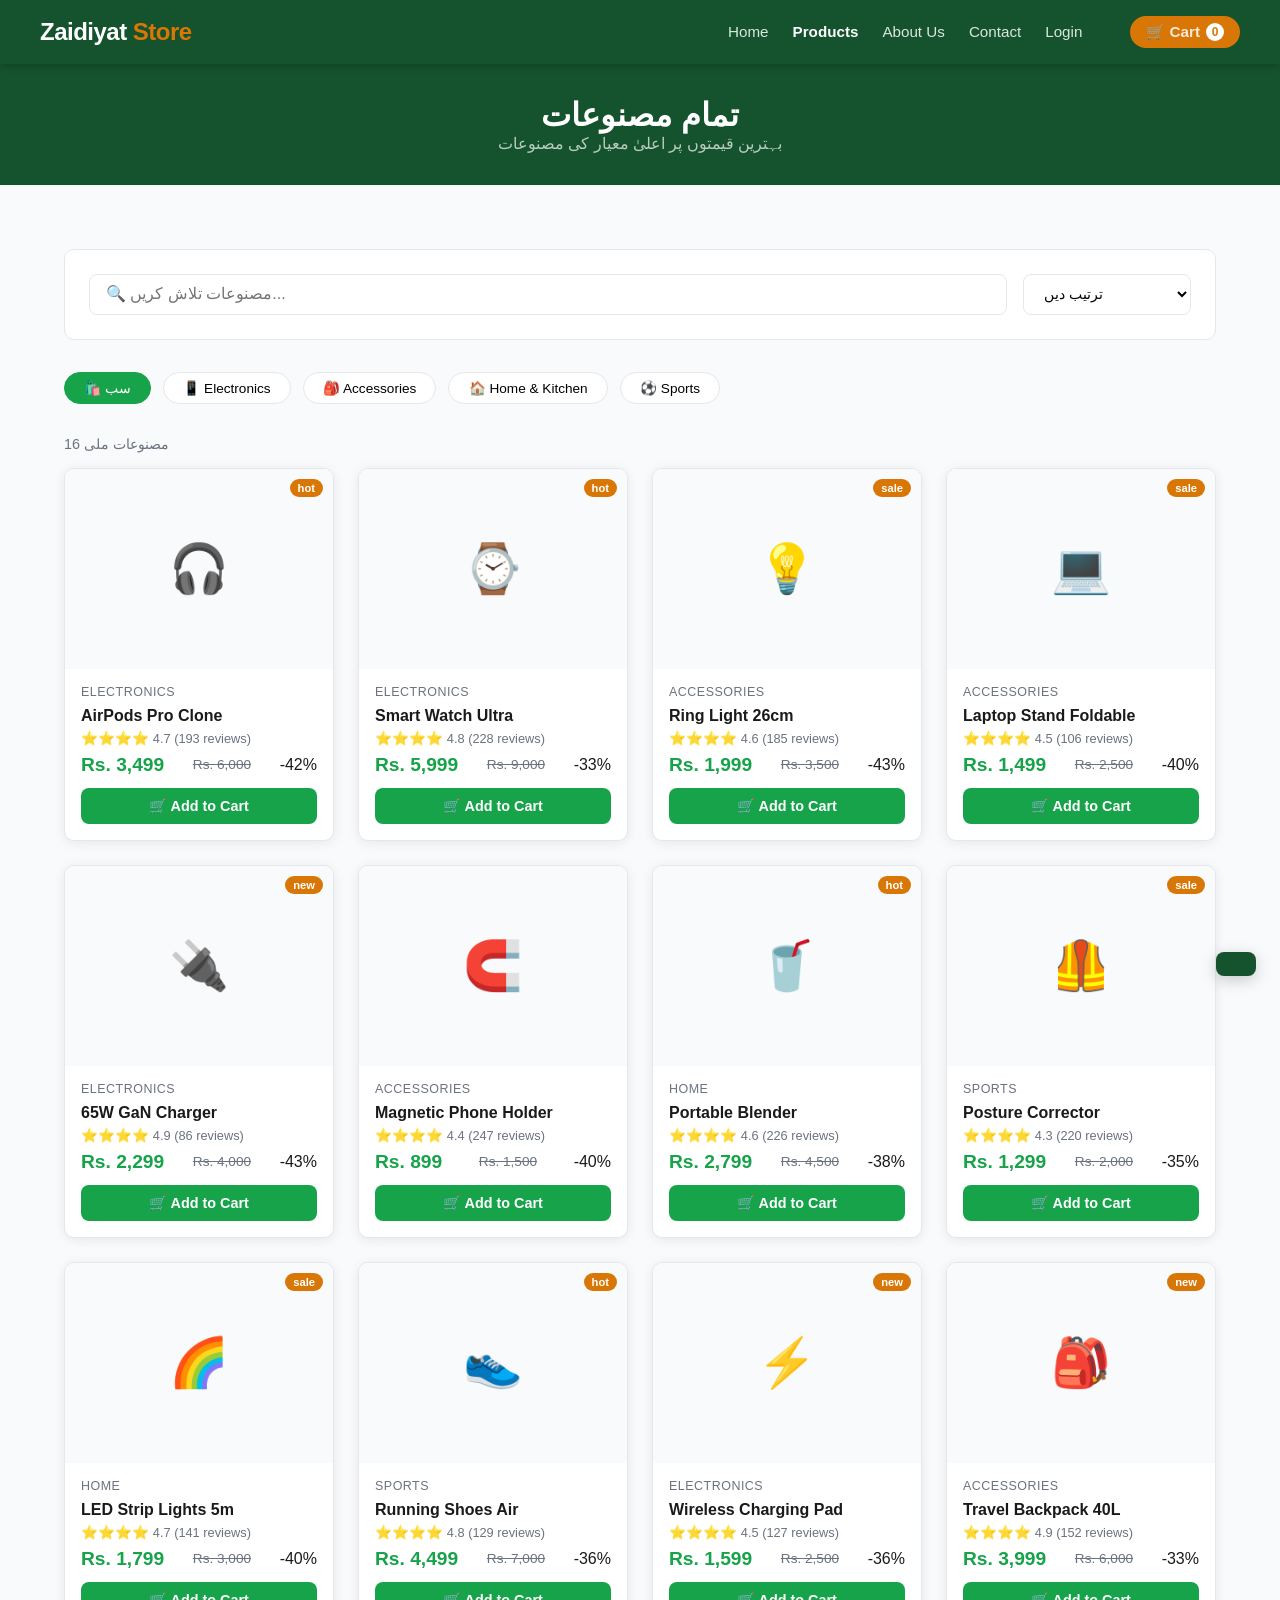
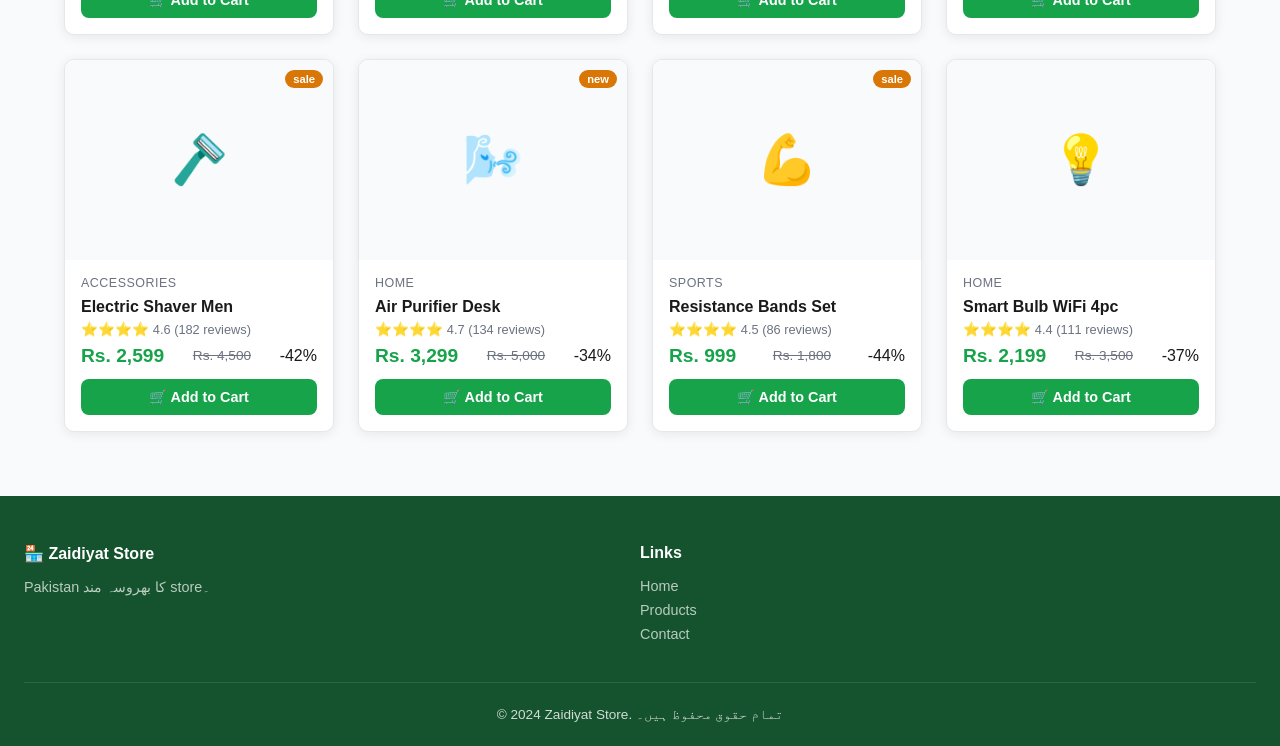
<file: zaidiyat-store/products.html>
<!DOCTYPE html>
<html lang="en">
<head>
<meta charset="UTF-8">
<meta name="viewport" content="width=device-width, initial-scale=1.0">
<title>Products - Zaidiyat Store</title>
<link rel="stylesheet" href="css/style.css">
</head>
<body>

<nav>
  <div class="nav-inner">
    <a href="index.html" class="logo">Zaidiyat <span>Store</span></a>
    <ul class="nav-links" id="nav-links">
      <li><a href="index.html">Home</a></li>
      <li><a href="products.html" class="active">Products</a></li>
      <li><a href="about.html">About Us</a></li>
      <li><a href="contact.html">Contact</a></li>
      <li><a href="login.html" id="login-link">Login</a></li>
      <li><span id="user-greet" style="display:none; color:rgba(255,255,255,0.85); font-size:0.9rem;"></span></li>
      <li><a href="cart.html" class="cart-btn">🛒 Cart <span class="cart-count">0</span></a></li>
    </ul>
    <div class="hamburger" id="hamburger"><span></span><span></span><span></span></div>
  </div>
</nav>

<div style="background: var(--green-dark); padding: 2rem 1.5rem; color:#fff; text-align:center;">
  <h1 style="font-size:2rem; font-weight:800;">تمام مصنوعات</h1>
  <p style="color:rgba(255,255,255,0.7);">بہترین قیمتوں پر اعلیٰ معیار کی مصنوعات</p>
</div>

<section class="section">
  <!-- Search -->
  <div class="search-bar">
    <input type="text" class="search-input" id="search" placeholder="🔍 مصنوعات تلاش کریں..." oninput="applyFilters()">
    <select class="filter-select" id="sort" onchange="applyFilters()">
      <option value="">ترتیب دیں</option>
      <option value="low">قیمت: کم سے زیادہ</option>
      <option value="high">قیمت: زیادہ سے کم</option>
      <option value="rating">بہترین ریٹنگ</option>
    </select>
  </div>

  <!-- Category Filter -->
  <div class="categories-row" id="cat-row">
    <button class="cat-btn active" onclick="setCategory('all', this)">🛍️ سب</button>
    <button class="cat-btn" onclick="setCategory('electronics', this)">📱 Electronics</button>
    <button class="cat-btn" onclick="setCategory('accessories', this)">🎒 Accessories</button>
    <button class="cat-btn" onclick="setCategory('home', this)">🏠 Home & Kitchen</button>
    <button class="cat-btn" onclick="setCategory('sports', this)">⚽ Sports</button>
  </div>

  <div id="results-count" style="color: var(--muted); font-size:0.9rem; margin-bottom:1rem;"></div>
  <div class="products-grid" id="products-container"></div>
</section>

<footer>
  <div class="footer-grid" style="max-width:1200px; margin:auto 0 2rem;">
    <div class="footer-col"><h4>🏪 Zaidiyat Store</h4><p>Pakistan کا بھروسہ مند store۔</p></div>
    <div class="footer-col"><h4>Links</h4><a href="index.html">Home</a><a href="products.html">Products</a><a href="contact.html">Contact</a></div>
  </div>
  <div class="footer-bottom"><p>© 2024 Zaidiyat Store. تمام حقوق محفوظ ہیں۔</p></div>
</footer>

<div id="toast"></div>
<script src="js/app.js"></script>
<script>
let currentCategory = 'all';

function setCategory(cat, btn) {
  currentCategory = cat;
  document.querySelectorAll('.cat-btn').forEach(b => b.classList.remove('active'));
  btn.classList.add('active');
  applyFilters();
}

function applyFilters() {
  const query = document.getElementById('search').value;
  const sort = document.getElementById('sort').value;
  let results = filterProducts(query, currentCategory);

  if (sort === 'low') results.sort((a, b) => a.price - b.price);
  else if (sort === 'high') results.sort((a, b) => b.price - a.price);
  else if (sort === 'rating') results.sort((a, b) => b.rating - a.rating);

  document.getElementById('results-count').textContent = `${results.length} مصنوعات ملی`;
  const container = document.getElementById('products-container');
  container.innerHTML = results.length
    ? results.map(productCard).join('')
    : `<div class="empty-state" style="grid-column:1/-1"><div class="icon">😕</div><h3>کوئی مصنوع نہیں ملی</h3><p>دوسرے الفاظ میں تلاش کریں</p></div>`;
}

// Check URL params for category
const urlCat = new URLSearchParams(window.location.search).get('cat');
if (urlCat) {
  currentCategory = urlCat;
  document.querySelectorAll('.cat-btn').forEach(b => {
    if (b.textContent.toLowerCase().includes(urlCat)) b.click();
  });
}

applyFilters();
</script>
</body>
</html>
</file>
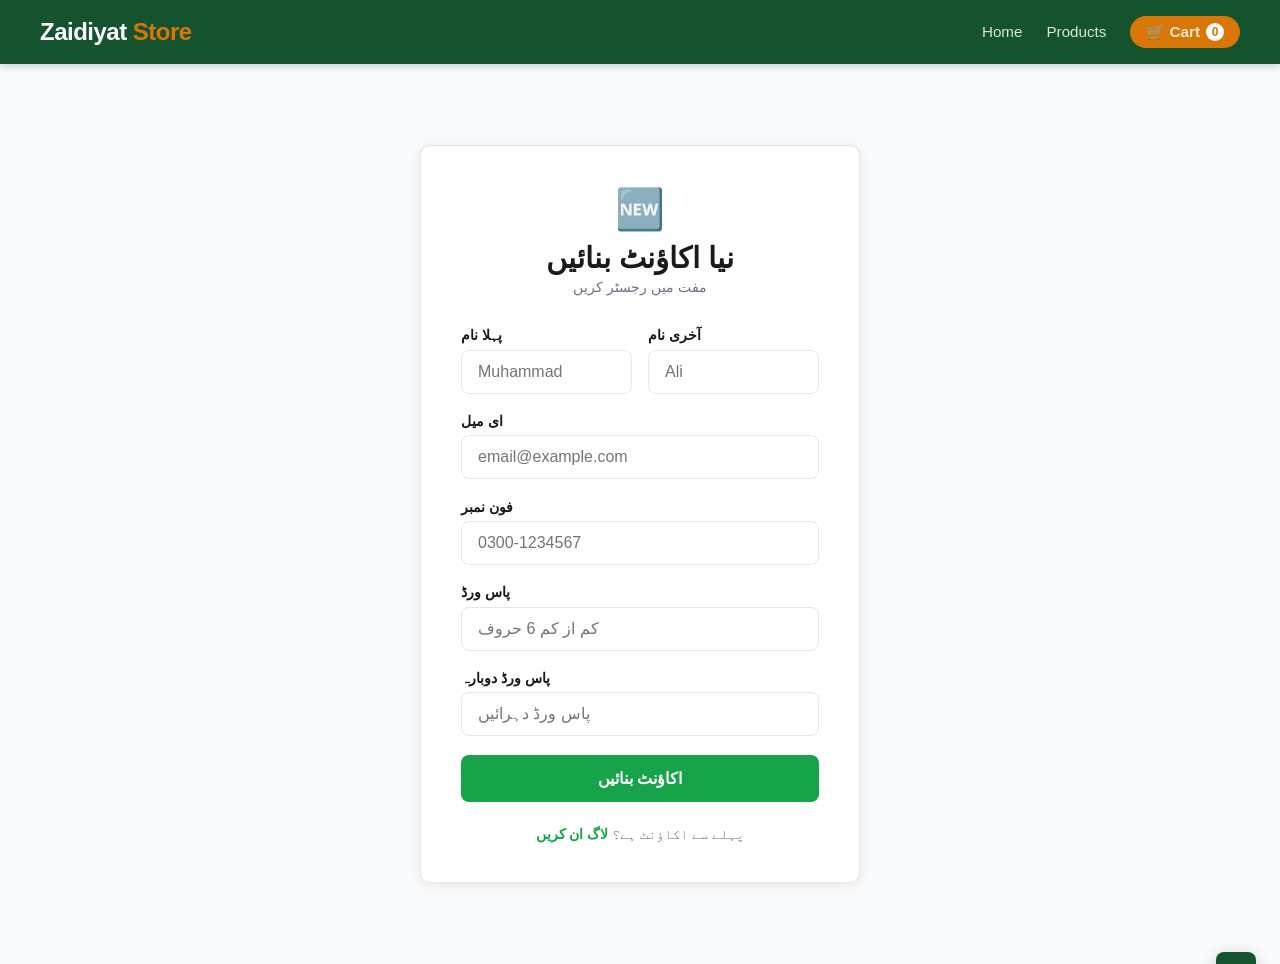
<file: zaidiyat-store/register.html>
<!DOCTYPE html>
<html lang="en">
<head>
<meta charset="UTF-8">
<meta name="viewport" content="width=device-width, initial-scale=1.0">
<title>Register - Zaidiyat Store</title>
<link rel="stylesheet" href="css/style.css">
</head>
<body style="background: var(--bg);">
<nav>
  <div class="nav-inner">
    <a href="index.html" class="logo">Zaidiyat <span>Store</span></a>
    <ul class="nav-links" id="nav-links">
      <li><a href="index.html">Home</a></li>
      <li><a href="products.html">Products</a></li>
      <li><a href="cart.html" class="cart-btn">🛒 Cart <span class="cart-count">0</span></a></li>
    </ul>
    <div class="hamburger" id="hamburger"><span></span><span></span><span></span></div>
  </div>
</nav>

<div class="form-page">
  <div class="form-card">
    <div style="text-align:center; margin-bottom:1.5rem;">
      <div style="font-size:2.5rem; margin-bottom:0.5rem;">🆕</div>
      <h2>نیا اکاؤنٹ بنائیں</h2>
      <p class="subtitle">مفت میں رجسٹر کریں</p>
    </div>

    <div id="reg-error" class="alert alert-error" style="display:none;"></div>
    <div id="reg-success" class="alert alert-success" style="display:none;"></div>

    <div class="form-row">
      <div class="form-group">
        <label>پہلا نام</label>
        <input type="text" id="fname" placeholder="Muhammad">
      </div>
      <div class="form-group">
        <label>آخری نام</label>
        <input type="text" id="lname" placeholder="Ali">
      </div>
    </div>
    <div class="form-group">
      <label>ای میل</label>
      <input type="email" id="email" placeholder="email@example.com">
    </div>
    <div class="form-group">
      <label>فون نمبر</label>
      <input type="tel" id="phone" placeholder="0300-1234567">
    </div>
    <div class="form-group">
      <label>پاس ورڈ</label>
      <input type="password" id="password" placeholder="کم از کم 6 حروف">
    </div>
    <div class="form-group">
      <label>پاس ورڈ دوبارہ</label>
      <input type="password" id="password2" placeholder="پاس ورڈ دہرائیں">
    </div>

    <button class="btn btn-green btn-full" onclick="doRegister()">اکاؤنٹ بنائیں</button>
    <div class="form-footer">
      <p>پہلے سے اکاؤنٹ ہے؟ <a href="login.html">لاگ ان کریں</a></p>
    </div>
  </div>
</div>

<div id="toast"></div>
<script src="js/app.js"></script>
<script>
function doRegister() {
  const fname = document.getElementById('fname').value.trim();
  const lname = document.getElementById('lname').value.trim();
  const email = document.getElementById('email').value.trim();
  const phone = document.getElementById('phone').value.trim();
  const pw = document.getElementById('password').value;
  const pw2 = document.getElementById('password2').value;
  const errEl = document.getElementById('reg-error');
  const okEl = document.getElementById('reg-success');

  errEl.style.display = 'none';
  okEl.style.display = 'none';

  if (!fname || !email || !pw) { errEl.style.display='flex'; errEl.textContent='⚠️ تمام ضروری خانے بھریں۔'; return; }
  if (pw.length < 6) { errEl.style.display='flex'; errEl.textContent='⚠️ پاس ورڈ کم از کم 6 حروف کا ہو۔'; return; }
  if (pw !== pw2) { errEl.style.display='flex'; errEl.textContent='❌ پاس ورڈ ایک جیسے نہیں۔'; return; }

  const users = getUsers();
  if (users.find(u => u.email === email)) { errEl.style.display='flex'; errEl.textContent='❌ یہ ای میل پہلے سے موجود ہے۔'; return; }

  const user = { name: fname + ' ' + lname, email, phone, password: pw, role: 'customer', joined: new Date().toLocaleDateString() };
  users.push(user);
  saveUsers(users);
  setCurrentUser(user);

  okEl.style.display = 'flex';
  okEl.textContent = '✅ اکاؤنٹ بن گیا! خوش آمدید ' + user.name;
  setTimeout(() => window.location.href = 'index.html', 1200);
}
</script>
</body>
</html>
</file>
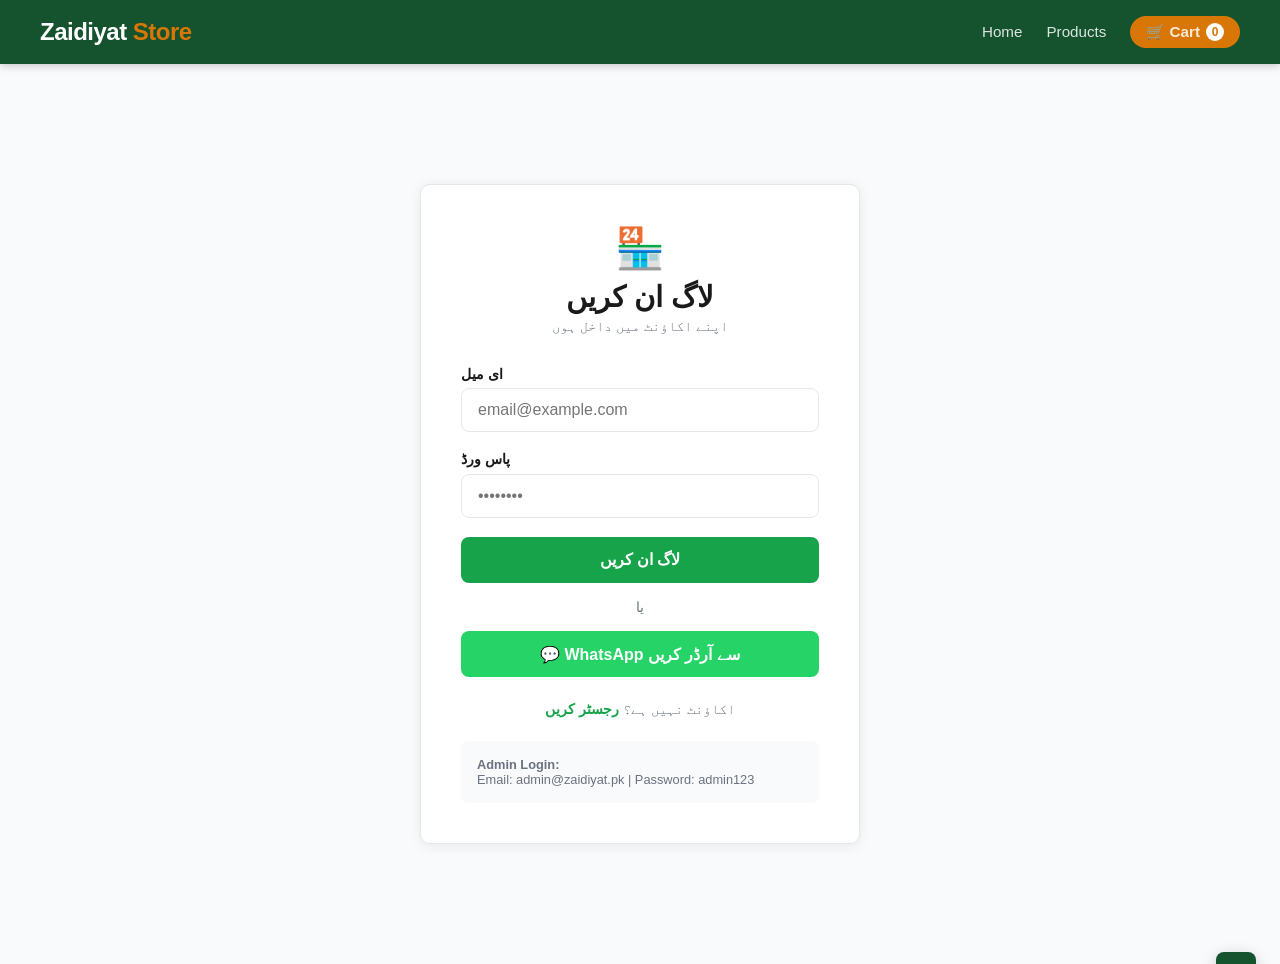
<file: zaidiyat-store/admin/dashboard.html>
<!DOCTYPE html>
<html lang="en">
<head>
<meta charset="UTF-8">
<meta name="viewport" content="width=device-width, initial-scale=1.0">
<title>Admin Dashboard - Zaidiyat Store</title>
<link rel="stylesheet" href="../css/style.css">
</head>
<body>
<div class="admin-layout">

  <!-- Sidebar -->
  <div class="sidebar">
    <div class="sidebar-logo">
      <h2>🏪 Zaidiyat <span>Admin</span></h2>
    </div>
    <nav class="sidebar-menu">
      <a href="dashboard.html" class="active">📊 Dashboard</a>
      <a href="orders.html">📦 Orders</a>
      <a href="products.html">🛍️ Products</a>
      <a href="../index.html">🌐 Store دیکھیں</a>
      <a href="#" onclick="adminLogout()">🚪 لاگ آؤٹ</a>
    </nav>
  </div>

  <!-- Main -->
  <div class="admin-main">
    <div class="admin-header">
      <h2 style="font-size:1.2rem; font-weight:700;">Dashboard</h2>
      <span style="font-size:0.9rem; color:var(--muted);" id="admin-name">Admin</span>
    </div>
    <div class="admin-content">

      <!-- Stats -->
      <div class="stats-grid" id="stats-grid"></div>

      <!-- Recent Orders -->
      <div class="table-card">
        <div class="table-header">
          <h3>📦 حالیہ آرڈرز</h3>
          <a href="orders.html" style="color:var(--green); font-size:0.9rem;">سب دیکھیں →</a>
        </div>
        <div id="orders-table"></div>
      </div>

    </div>
  </div>
</div>

<div id="toast"></div>
<script src="../js/app.js"></script>
<script>
function adminLogout() {
  localStorage.removeItem('zaid_user');
  window.location.href = '../login.html';
}

function loadDashboard() {
  const user = getCurrentUser();
  if (!user || user.role !== 'admin') { window.location.href = '../login.html'; return; }
  document.getElementById('admin-name').textContent = user.name;

  const orders = getOrders();
  const users = getUsers();
  const totalRevenue = orders.reduce((t, o) => t + (o.total || 0), 0);
  const pending = orders.filter(o => o.status === 'pending').length;

  document.getElementById('stats-grid').innerHTML = `
    <div class="stat-card">
      <div class="stat-icon" style="background:var(--green-light); color:var(--green);">💰</div>
      <div class="stat-label">کل آمدنی</div>
      <div class="stat-value">${formatPrice(totalRevenue)}</div>
      <div class="stat-change">↑ محفوظ ڈیٹا</div>
    </div>
    <div class="stat-card">
      <div class="stat-icon" style="background:var(--gold-light); color:var(--gold);">📦</div>
      <div class="stat-label">کل آرڈرز</div>
      <div class="stat-value">${orders.length}</div>
      <div class="stat-change">${pending} زیر التواء</div>
    </div>
    <div class="stat-card">
      <div class="stat-icon" style="background:#dbeafe; color:#2563eb;">👥</div>
      <div class="stat-label">کل گاہک</div>
      <div class="stat-value">${users.length}</div>
      <div class="stat-change">رجسٹرڈ</div>
    </div>
    <div class="stat-card">
      <div class="stat-icon" style="background:var(--green-light); color:var(--green);">🛍️</div>
      <div class="stat-label">مصنوعات</div>
      <div class="stat-value">${PRODUCTS.length}</div>
      <div class="stat-change">فعال</div>
    </div>`;

  const tableOrders = orders.slice(0, 8);
  if (tableOrders.length === 0) {
    document.getElementById('orders-table').innerHTML = '<div style="padding:2rem; text-align:center; color:var(--muted);">ابھی کوئی آرڈر نہیں ہے</div>';
    return;
  }

  document.getElementById('orders-table').innerHTML = `
    <table>
      <thead><tr><th>آرڈر ID</th><th>گاہک</th><th>رقم</th><th>ادائیگی</th><th>تاریخ</th><th>حالت</th><th>عمل</th></tr></thead>
      <tbody>${tableOrders.map(o => `
        <tr>
          <td><strong>${o.id}</strong></td>
          <td>${o.customer?.name || '-'}<br><small style="color:var(--muted)">${o.customer?.phone || ''}</small></td>
          <td><strong>${formatPrice(o.total || 0)}</strong></td>
          <td style="text-transform:uppercase; font-size:0.8rem;">${o.payment || 'COD'}</td>
          <td>${o.date || '-'}</td>
          <td><span class="status-badge status-${o.status}">${o.status === 'pending' ? 'زیر التواء' : o.status === 'delivered' ? 'ڈیلیور' : o.status}</span></td>
          <td>
            <select onchange="updateStatus('${o.id}', this.value)" style="font-size:0.8rem; padding:3px 6px; border:1px solid var(--border); border-radius:4px;">
              <option value="pending" ${o.status==='pending'?'selected':''}>زیر التواء</option>
              <option value="processing" ${o.status==='processing'?'selected':''}>پروسیسنگ</option>
              <option value="delivered" ${o.status==='delivered'?'selected':''}>ڈیلیور</option>
              <option value="cancelled" ${o.status==='cancelled'?'selected':''}>منسوخ</option>
            </select>
          </td>
        </tr>`).join('')}
      </tbody>
    </table>`;
}

function updateStatus(orderId, status) {
  const orders = getOrders();
  const o = orders.find(x => x.id === orderId);
  if (o) { o.status = status; localStorage.setItem('zaid_orders', JSON.stringify(orders)); showToast('✅ حالت اپڈیٹ ہوگئی'); }
}

loadDashboard();
</script>
</body>
</html>
</file>
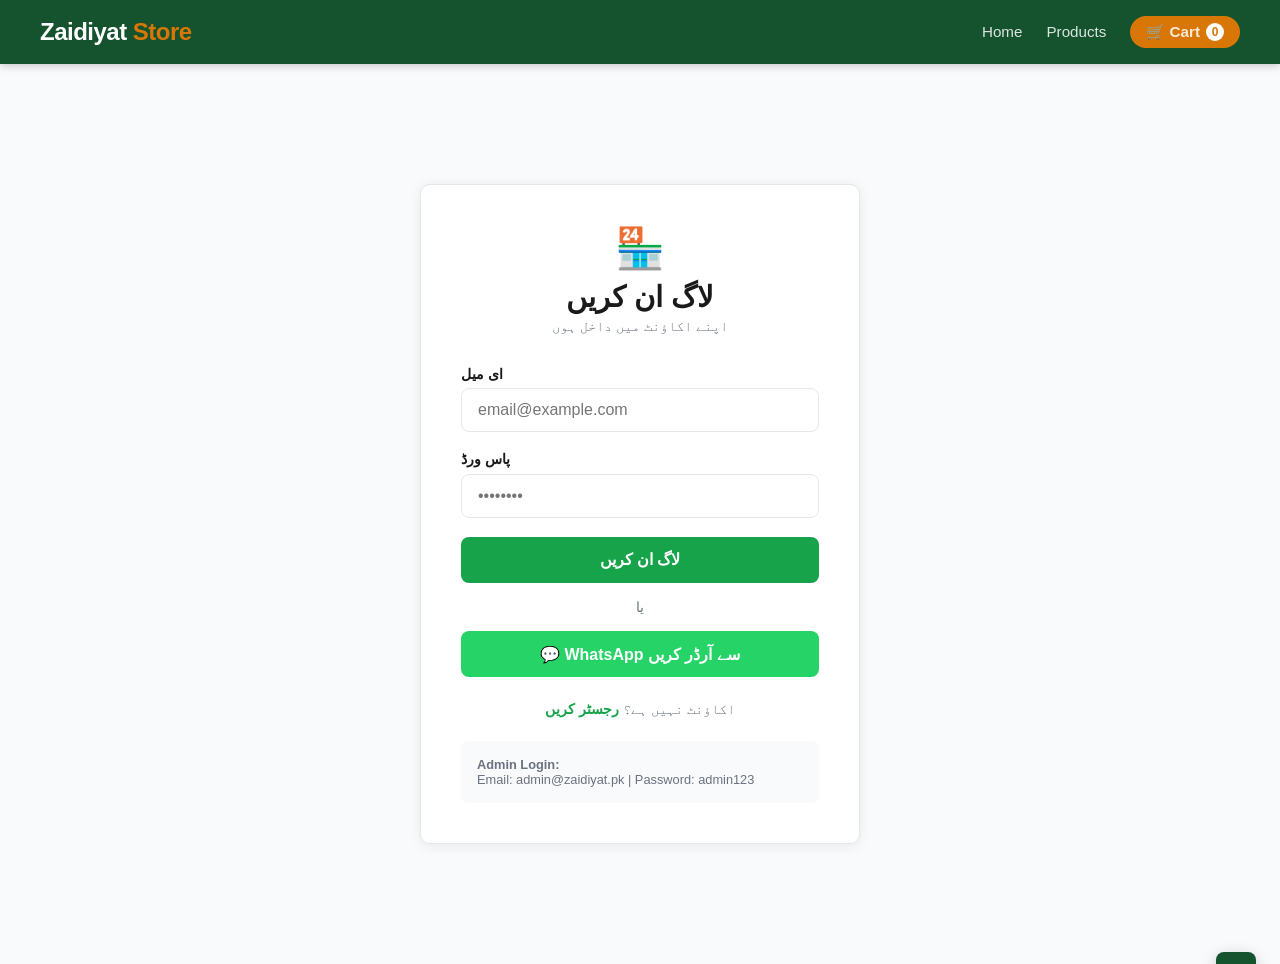
<file: zaidiyat-store/admin/orders.html>
<!DOCTYPE html>
<html lang="en">
<head>
<meta charset="UTF-8">
<meta name="viewport" content="width=device-width, initial-scale=1.0">
<title>Orders - Admin</title>
<link rel="stylesheet" href="../css/style.css">
</head>
<body>
<div class="admin-layout">
  <div class="sidebar">
    <div class="sidebar-logo"><h2>🏪 Zaidiyat <span>Admin</span></h2></div>
    <nav class="sidebar-menu">
      <a href="dashboard.html">📊 Dashboard</a>
      <a href="orders.html" class="active">📦 Orders</a>
      <a href="products.html">🛍️ Products</a>
      <a href="../index.html">🌐 Store دیکھیں</a>
      <a href="#" onclick="localStorage.removeItem('zaid_user'); window.location.href='../login.html'">🚪 لاگ آؤٹ</a>
    </nav>
  </div>

  <div class="admin-main">
    <div class="admin-header">
      <h2 style="font-size:1.2rem; font-weight:700;">📦 تمام آرڈرز</h2>
      <div style="display:flex; gap:0.75rem; align-items:center;">
        <select id="filter-status" onchange="renderOrders()" style="padding:6px 10px; border:1px solid var(--border); border-radius:6px; font-size:0.85rem;">
          <option value="all">سب</option>
          <option value="pending">زیر التواء</option>
          <option value="processing">پروسیسنگ</option>
          <option value="delivered">ڈیلیور</option>
          <option value="cancelled">منسوخ</option>
        </select>
        <button onclick="clearAllOrders()" style="padding:6px 12px; background:#fee2e2; color:#dc2626; border:1px solid #fca5a5; border-radius:6px; cursor:pointer; font-size:0.85rem;">سب صاف کریں</button>
      </div>
    </div>
    <div class="admin-content">
      <div class="table-card">
        <div id="orders-list"></div>
      </div>
    </div>
  </div>
</div>

<div id="toast"></div>
<script src="../js/app.js"></script>
<script>
const user = getCurrentUser();
if (!user || user.role !== 'admin') window.location.href = '../login.html';

function renderOrders() {
  const filter = document.getElementById('filter-status').value;
  let orders = getOrders();
  if (filter !== 'all') orders = orders.filter(o => o.status === filter);

  if (orders.length === 0) {
    document.getElementById('orders-list').innerHTML = '<div style="padding:3rem; text-align:center; color:var(--muted);"><div style="font-size:3rem; margin-bottom:1rem;">📦</div><p>کوئی آرڈر نہیں</p></div>';
    return;
  }

  document.getElementById('orders-list').innerHTML = `
    <table>
      <thead><tr><th>آرڈر ID</th><th>گاہک</th><th>پتہ</th><th>آئٹمز</th><th>رقم</th><th>ادائیگی</th><th>حالت</th><th>تاریخ</th></tr></thead>
      <tbody>${orders.map(o => `
        <tr>
          <td><strong>${o.id}</strong></td>
          <td>${o.customer?.name || '-'}<br><small style="color:var(--muted)">${o.customer?.phone || ''}</small></td>
          <td style="font-size:0.85rem; color:var(--muted); max-width:150px;">${o.customer?.address || '-'}</td>
          <td style="font-size:0.8rem;">${(o.items || []).map(i => `${i.emoji} ${i.name} ×${i.qty}`).join('<br>')}</td>
          <td><strong style="color:var(--green)">${formatPrice(o.total || 0)}</strong></td>
          <td style="text-transform:uppercase; font-size:0.8rem;">${o.payment || 'COD'}</td>
          <td>
            <select onchange="changeStatus('${o.id}', this.value)" style="font-size:0.8rem; padding:3px 6px; border:1px solid var(--border); border-radius:4px;">
              <option value="pending" ${o.status==='pending'?'selected':''}>زیر التواء</option>
              <option value="processing" ${o.status==='processing'?'selected':''}>پروسیسنگ</option>
              <option value="delivered" ${o.status==='delivered'?'selected':''}>ڈیلیور</option>
              <option value="cancelled" ${o.status==='cancelled'?'selected':''}>منسوخ</option>
            </select>
          </td>
          <td style="font-size:0.85rem">${o.date || '-'}</td>
        </tr>`).join('')}
      </tbody>
    </table>`;
}

function changeStatus(id, status) {
  const orders = getOrders();
  const o = orders.find(x => x.id === id);
  if (o) { o.status = status; localStorage.setItem('zaid_orders', JSON.stringify(orders)); showToast('✅ حالت اپڈیٹ'); renderOrders(); }
}

function clearAllOrders() {
  if (confirm('کیا آپ تمام آرڈرز ڈیلیٹ کرنا چاہتے ہیں؟')) {
    localStorage.removeItem('zaid_orders');
    renderOrders();
    showToast('🗑️ تمام آرڈرز صاف کر دیے گئے');
  }
}

renderOrders();
</script>
</body>
</html>
</file>
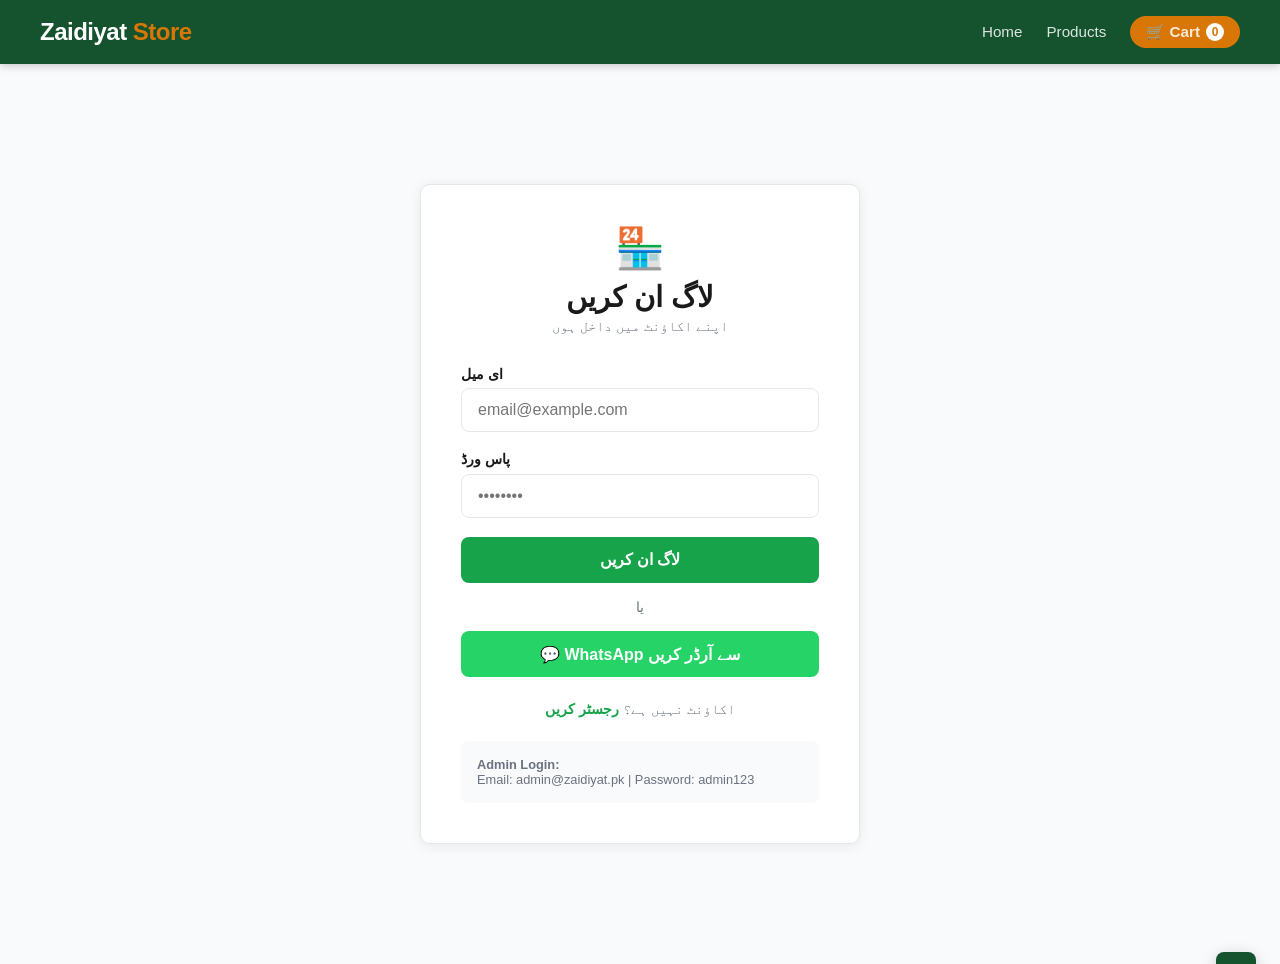
<file: zaidiyat-store/admin/products.html>
<!DOCTYPE html>
<html lang="en">
<head>
<meta charset="UTF-8">
<meta name="viewport" content="width=device-width, initial-scale=1.0">
<title>Products - Admin</title>
<link rel="stylesheet" href="../css/style.css">
</head>
<body>
<div class="admin-layout">
  <div class="sidebar">
    <div class="sidebar-logo"><h2>🏪 Zaidiyat <span>Admin</span></h2></div>
    <nav class="sidebar-menu">
      <a href="dashboard.html">📊 Dashboard</a>
      <a href="orders.html">📦 Orders</a>
      <a href="products.html" class="active">🛍️ Products</a>
      <a href="../index.html">🌐 Store دیکھیں</a>
      <a href="#" onclick="localStorage.removeItem('zaid_user'); window.location.href='../login.html'">🚪 لاگ آؤٹ</a>
    </nav>
  </div>

  <div class="admin-main">
    <div class="admin-header">
      <h2 style="font-size:1.2rem; font-weight:700;">🛍️ مصنوعات</h2>
      <span style="font-size:0.85rem; color:var(--muted);">کل: ${PRODUCTS ? 12 : ''} مصنوعات</span>
    </div>
    <div class="admin-content">
      <div class="table-card">
        <div class="table-header">
          <h3>تمام مصنوعات</h3>
          <input type="text" id="search" placeholder="تلاش کریں..." oninput="renderProducts()" style="padding:6px 12px; border:1px solid var(--border); border-radius:6px; font-size:0.85rem; width:200px;">
        </div>
        <table>
          <thead><tr><th>مصنوع</th><th>کیٹیگری</th><th>قیمت</th><th>پرانی قیمت</th><th>ریٹنگ</th><th>Reviews</th><th>Badge</th></tr></thead>
          <tbody id="products-table"></tbody>
        </table>
      </div>
    </div>
  </div>
</div>

<div id="toast"></div>
<script src="../js/app.js"></script>
<script>
const user = getCurrentUser();
if (!user || user.role !== 'admin') window.location.href = '../login.html';

function renderProducts() {
  const q = document.getElementById('search').value.toLowerCase();
  const filtered = PRODUCTS.filter(p => p.name.toLowerCase().includes(q) || p.category.includes(q));
  document.getElementById('products-table').innerHTML = filtered.map(p => `
    <tr>
      <td><strong>${p.emoji} ${p.name}</strong></td>
      <td><span style="background:var(--green-light); color:var(--green); padding:2px 8px; border-radius:10px; font-size:0.78rem;">${p.category}</span></td>
      <td><strong style="color:var(--green)">${formatPrice(p.price)}</strong></td>
      <td style="color:var(--muted); text-decoration:line-through">${p.oldPrice ? formatPrice(p.oldPrice) : '-'}</td>
      <td>⭐ ${p.rating}</td>
      <td>${p.reviews}</td>
      <td>${p.badge ? `<span class="status-badge ${p.badge === 'hot' ? 'status-processing' : p.badge === 'sale' ? 'status-pending' : 'status-delivered'}">${p.badge.toUpperCase()}</span>` : '-'}</td>
    </tr>`).join('');
}
renderProducts();
</script>
</body>
</html>
</file>
<file: zaidiyat-store/css/style.css>
* { margin: 0; padding: 0; box-sizing: border-box; }

:root {
  --green: #16a34a;
  --green-dark: #14532d;
  --green-light: #dcfce7;
  --gold: #d97706;
  --gold-light: #fef3c7;
  --text: #1a1a1a;
  --muted: #6b7280;
  --border: #e5e7eb;
  --bg: #f9fafb;
  --white: #ffffff;
  --radius: 10px;
  --shadow: 0 2px 12px rgba(0,0,0,0.08);
}

body { font-family: 'Segoe UI', sans-serif; color: var(--text); background: var(--bg); }

a { text-decoration: none; color: inherit; }
img { max-width: 100%; display: block; }
ul { list-style: none; }

/* ===== NAVBAR ===== */
nav {
  background: var(--green-dark);
  padding: 0 1.5rem;
  position: sticky; top: 0; z-index: 999;
  box-shadow: 0 2px 8px rgba(0,0,0,0.2);
}
.nav-inner {
  max-width: 1200px; margin: auto;
  display: flex; align-items: center; justify-content: space-between;
  height: 64px;
}
.logo { font-size: 1.5rem; font-weight: 700; color: #fff; letter-spacing: -0.5px; }
.logo span { color: var(--gold); }
.nav-links { display: flex; gap: 1.5rem; align-items: center; }
.nav-links a { color: rgba(255,255,255,0.85); font-size: 0.95rem; transition: color 0.2s; }
.nav-links a:hover { color: #fff; }
.nav-links a.active { color: #fff; font-weight: 600; }
.cart-btn {
  background: var(--gold); color: #fff;
  padding: 0.45rem 1rem; border-radius: 20px;
  font-weight: 600; font-size: 0.9rem;
  display: flex; align-items: center; gap: 6px;
}
.cart-count {
  background: #fff; color: var(--gold);
  border-radius: 50%; width: 18px; height: 18px;
  font-size: 0.75rem; font-weight: 700;
  display: flex; align-items: center; justify-content: center;
}
.hamburger { display: none; flex-direction: column; gap: 5px; cursor: pointer; }
.hamburger span { width: 24px; height: 2px; background: #fff; border-radius: 2px; }

/* ===== HERO ===== */
.hero {
  background: linear-gradient(135deg, var(--green-dark) 0%, var(--green) 100%);
  padding: 5rem 1.5rem;
  text-align: center; color: #fff;
  position: relative; overflow: hidden;
}
.hero::before {
  content: '';
  position: absolute; top: -50%; left: -50%;
  width: 200%; height: 200%;
  background: radial-gradient(circle at 70% 50%, rgba(217,119,6,0.15) 0%, transparent 60%);
}
.hero-content { position: relative; max-width: 700px; margin: auto; }
.hero-badge {
  display: inline-block; background: rgba(255,255,255,0.15);
  border: 1px solid rgba(255,255,255,0.3); border-radius: 20px;
  padding: 0.3rem 1rem; font-size: 0.85rem; margin-bottom: 1.5rem;
}
.hero h1 { font-size: clamp(1.8rem, 4vw, 3rem); font-weight: 800; margin-bottom: 1rem; line-height: 1.2; }
.hero p { font-size: 1.1rem; color: rgba(255,255,255,0.8); margin-bottom: 2rem; }
.hero-btns { display: flex; gap: 1rem; justify-content: center; flex-wrap: wrap; }
.btn {
  display: inline-flex; align-items: center; gap: 8px;
  padding: 0.75rem 1.75rem; border-radius: 8px;
  font-weight: 600; font-size: 1rem; cursor: pointer;
  transition: transform 0.15s, box-shadow 0.15s; border: none;
}
.btn:hover { transform: translateY(-2px); box-shadow: 0 4px 16px rgba(0,0,0,0.2); }
.btn-primary { background: var(--gold); color: #fff; }
.btn-outline { background: transparent; border: 2px solid rgba(255,255,255,0.6); color: #fff; }
.btn-green { background: var(--green); color: #fff; }
.btn-danger { background: #dc2626; color: #fff; }

/* ===== SECTION ===== */
.section { padding: 4rem 1.5rem; max-width: 1200px; margin: auto; }
.section-title { text-align: center; margin-bottom: 2.5rem; }
.section-title h2 { font-size: 2rem; font-weight: 800; margin-bottom: 0.5rem; }
.section-title p { color: var(--muted); }

/* ===== FEATURES ===== */
.features-grid { display: grid; grid-template-columns: repeat(auto-fit, minmax(200px, 1fr)); gap: 1.5rem; }
.feature-card {
  background: var(--white); border-radius: var(--radius);
  padding: 1.5rem; text-align: center;
  border: 1px solid var(--border); box-shadow: var(--shadow);
}
.feature-icon {
  width: 56px; height: 56px; border-radius: 14px;
  background: var(--green-light); color: var(--green);
  font-size: 1.5rem; display: flex; align-items: center; justify-content: center;
  margin: 0 auto 1rem;
}
.feature-card h3 { font-size: 1rem; font-weight: 700; margin-bottom: 0.3rem; }
.feature-card p { font-size: 0.85rem; color: var(--muted); }

/* ===== PRODUCTS GRID ===== */
.products-grid { display: grid; grid-template-columns: repeat(auto-fill, minmax(240px, 1fr)); gap: 1.5rem; }
.product-card {
  background: var(--white); border-radius: var(--radius);
  border: 1px solid var(--border); box-shadow: var(--shadow);
  overflow: hidden; transition: transform 0.2s, box-shadow 0.2s;
}
.product-card:hover { transform: translateY(-4px); box-shadow: 0 8px 24px rgba(0,0,0,0.12); }
.product-img {
  height: 200px; background: var(--bg);
  display: flex; align-items: center; justify-content: center;
  font-size: 3rem; position: relative; overflow: hidden;
}
.badge {
  position: absolute; top: 10px; right: 10px;
  background: var(--gold); color: #fff;
  font-size: 0.7rem; font-weight: 700;
  padding: 3px 8px; border-radius: 12px;
}
.badge.new { background: var(--green); }
.product-info { padding: 1rem; }
.product-info h3 { font-size: 1rem; font-weight: 700; margin-bottom: 0.3rem; }
.product-category { font-size: 0.78rem; color: var(--muted); margin-bottom: 0.5rem; text-transform: uppercase; letter-spacing: 0.5px; }
.stars { color: var(--gold); font-size: 0.85rem; margin-bottom: 0.5rem; }
.price-row { display: flex; align-items: center; justify-content: space-between; margin-bottom: 0.75rem; }
.price { font-size: 1.2rem; font-weight: 800; color: var(--green); }
.price-old { font-size: 0.85rem; color: var(--muted); text-decoration: line-through; }
.btn-cart {
  width: 100%; padding: 0.6rem; border-radius: 8px;
  background: var(--green); color: #fff;
  border: none; font-weight: 600; font-size: 0.9rem;
  cursor: pointer; transition: background 0.2s;
}
.btn-cart:hover { background: var(--green-dark); }

/* ===== SEARCH & FILTER ===== */
.search-bar {
  background: var(--white); padding: 1.5rem;
  border-radius: var(--radius); border: 1px solid var(--border);
  margin-bottom: 2rem; display: flex; gap: 1rem; flex-wrap: wrap; align-items: center;
}
.search-input {
  flex: 1; min-width: 200px; padding: 0.65rem 1rem;
  border: 1px solid var(--border); border-radius: 8px;
  font-size: 1rem; outline: none;
}
.search-input:focus { border-color: var(--green); }
.filter-select {
  padding: 0.65rem 1rem; border: 1px solid var(--border);
  border-radius: 8px; font-size: 0.9rem; background: var(--white); outline: none;
}

/* ===== CATEGORIES ===== */
.categories-row { display: flex; gap: 0.75rem; flex-wrap: wrap; margin-bottom: 2rem; }
.cat-btn {
  padding: 0.45rem 1.2rem; border-radius: 20px;
  border: 1px solid var(--border); background: var(--white);
  font-size: 0.85rem; cursor: pointer; transition: all 0.2s;
}
.cat-btn:hover, .cat-btn.active { background: var(--green); color: #fff; border-color: var(--green); }

/* ===== CART ===== */
.cart-layout { display: grid; grid-template-columns: 1fr 360px; gap: 2rem; }
.cart-item {
  background: var(--white); border-radius: var(--radius);
  border: 1px solid var(--border); padding: 1rem;
  display: flex; gap: 1rem; align-items: center; margin-bottom: 1rem;
}
.cart-item-img {
  width: 80px; height: 80px; background: var(--bg);
  border-radius: 8px; display: flex; align-items: center;
  justify-content: center; font-size: 2rem; flex-shrink: 0;
}
.cart-item-info { flex: 1; }
.cart-item-info h4 { font-size: 1rem; font-weight: 700; margin-bottom: 0.25rem; }
.cart-item-price { color: var(--green); font-weight: 700; }
.qty-control { display: flex; align-items: center; gap: 0.5rem; margin-top: 0.5rem; }
.qty-btn {
  width: 28px; height: 28px; border-radius: 6px;
  border: 1px solid var(--border); background: var(--bg);
  cursor: pointer; font-size: 1rem; font-weight: 700;
}
.qty-num { font-weight: 700; min-width: 24px; text-align: center; }
.cart-remove { color: #dc2626; cursor: pointer; font-size: 0.85rem; margin-top: 0.3rem; display: inline-block; }
.cart-summary {
  background: var(--white); border-radius: var(--radius);
  border: 1px solid var(--border); padding: 1.5rem;
  position: sticky; top: 80px; height: fit-content;
}
.summary-row { display: flex; justify-content: space-between; margin-bottom: 0.75rem; font-size: 0.95rem; }
.summary-total { font-size: 1.2rem; font-weight: 800; padding-top: 0.75rem; border-top: 1px solid var(--border); }
.whatsapp-btn {
  display: flex; align-items: center; justify-content: center; gap: 8px;
  width: 100%; padding: 0.85rem; border-radius: 8px;
  background: #25D366; color: #fff; font-weight: 700;
  font-size: 1rem; margin-top: 1rem; transition: background 0.2s;
}
.whatsapp-btn:hover { background: #128C7E; }

/* ===== FORMS ===== */
.form-page { min-height: 100vh; display: flex; align-items: center; justify-content: center; padding: 2rem 1rem; }
.form-card {
  background: var(--white); border-radius: var(--radius);
  border: 1px solid var(--border); box-shadow: var(--shadow);
  padding: 2.5rem; width: 100%; max-width: 440px;
}
.form-card h2 { font-size: 1.8rem; font-weight: 800; margin-bottom: 0.25rem; }
.form-card .subtitle { color: var(--muted); margin-bottom: 2rem; font-size: 0.9rem; }
.form-group { margin-bottom: 1.2rem; }
.form-group label { display: block; font-size: 0.9rem; font-weight: 600; margin-bottom: 0.4rem; }
.form-group input, .form-group select, .form-group textarea {
  width: 100%; padding: 0.75rem 1rem;
  border: 1px solid var(--border); border-radius: 8px;
  font-size: 1rem; outline: none; transition: border-color 0.2s;
}
.form-group input:focus, .form-group select:focus, .form-group textarea:focus { border-color: var(--green); }
.form-row { display: grid; grid-template-columns: 1fr 1fr; gap: 1rem; }
.form-footer { text-align: center; margin-top: 1.5rem; font-size: 0.9rem; color: var(--muted); }
.form-footer a { color: var(--green); font-weight: 600; }
.btn-full { width: 100%; justify-content: center; padding: 0.85rem; font-size: 1rem; }

/* ===== CHECKOUT STEPS ===== */
.steps { display: flex; align-items: center; margin-bottom: 2rem; }
.step { flex: 1; text-align: center; position: relative; }
.step::after {
  content: ''; position: absolute; top: 18px; left: 50%; width: 100%; height: 2px;
  background: var(--border);
}
.step:last-child::after { display: none; }
.step-num {
  width: 36px; height: 36px; border-radius: 50%;
  background: var(--border); color: var(--muted);
  display: flex; align-items: center; justify-content: center;
  font-weight: 700; font-size: 0.9rem; margin: 0 auto 0.4rem;
  position: relative; z-index: 1;
}
.step.active .step-num { background: var(--green); color: #fff; }
.step.done .step-num { background: var(--green-dark); color: #fff; }
.step span { font-size: 0.75rem; color: var(--muted); }
.step.active span { color: var(--green); font-weight: 600; }

/* ===== CHECKOUT LAYOUT ===== */
.checkout-layout { display: grid; grid-template-columns: 1fr 380px; gap: 2rem; }
.checkout-section {
  background: var(--white); border-radius: var(--radius);
  border: 1px solid var(--border); padding: 1.5rem; margin-bottom: 1.5rem;
}
.checkout-section h3 { font-size: 1.1rem; font-weight: 700; margin-bottom: 1.25rem; padding-bottom: 0.75rem; border-bottom: 1px solid var(--border); }

/* ===== ADMIN ===== */
.admin-layout { display: flex; min-height: 100vh; }
.sidebar {
  width: 240px; background: var(--green-dark); color: #fff;
  padding: 1.5rem 0; position: fixed; top: 0; left: 0; height: 100vh;
  overflow-y: auto; z-index: 100;
}
.sidebar-logo { padding: 0 1.5rem 1.5rem; border-bottom: 1px solid rgba(255,255,255,0.1); margin-bottom: 1rem; }
.sidebar-logo h2 { font-size: 1.2rem; font-weight: 700; }
.sidebar-logo span { color: var(--gold); }
.sidebar-menu a {
  display: flex; align-items: center; gap: 10px;
  padding: 0.75rem 1.5rem; color: rgba(255,255,255,0.75);
  font-size: 0.9rem; transition: all 0.2s;
}
.sidebar-menu a:hover, .sidebar-menu a.active { background: rgba(255,255,255,0.1); color: #fff; }
.sidebar-menu a.active { border-right: 3px solid var(--gold); }
.admin-main { margin-left: 240px; flex: 1; }
.admin-header {
  background: var(--white); padding: 1rem 2rem;
  border-bottom: 1px solid var(--border);
  display: flex; align-items: center; justify-content: space-between;
  position: sticky; top: 0; z-index: 50;
}
.admin-content { padding: 2rem; }
.stats-grid { display: grid; grid-template-columns: repeat(auto-fit, minmax(180px, 1fr)); gap: 1.25rem; margin-bottom: 2rem; }
.stat-card {
  background: var(--white); border-radius: var(--radius);
  border: 1px solid var(--border); padding: 1.25rem;
}
.stat-label { font-size: 0.8rem; color: var(--muted); text-transform: uppercase; letter-spacing: 0.5px; margin-bottom: 0.5rem; }
.stat-value { font-size: 1.8rem; font-weight: 800; }
.stat-change { font-size: 0.8rem; color: var(--green); margin-top: 0.25rem; }
.stat-icon {
  float: right; width: 44px; height: 44px; border-radius: 10px;
  display: flex; align-items: center; justify-content: center; font-size: 1.3rem;
}
.table-card {
  background: var(--white); border-radius: var(--radius);
  border: 1px solid var(--border); overflow: hidden;
}
.table-header {
  padding: 1rem 1.5rem; display: flex; align-items: center; justify-content: space-between;
  border-bottom: 1px solid var(--border);
}
.table-header h3 { font-weight: 700; }
table { width: 100%; border-collapse: collapse; }
th { background: var(--bg); padding: 0.75rem 1rem; text-align: left; font-size: 0.8rem; color: var(--muted); text-transform: uppercase; letter-spacing: 0.5px; }
td { padding: 0.9rem 1rem; border-bottom: 1px solid var(--border); font-size: 0.9rem; }
tr:last-child td { border-bottom: none; }
.status-badge {
  padding: 3px 10px; border-radius: 20px; font-size: 0.75rem; font-weight: 600;
  display: inline-block;
}
.status-pending { background: var(--gold-light); color: var(--gold); }
.status-delivered { background: var(--green-light); color: var(--green); }
.status-cancelled { background: #fee2e2; color: #dc2626; }
.status-processing { background: #dbeafe; color: #2563eb; }

/* ===== FOOTER ===== */
footer { background: var(--green-dark); color: rgba(255,255,255,0.8); padding: 3rem 1.5rem 1.5rem; }
.footer-grid { display: grid; grid-template-columns: repeat(auto-fit, minmax(200px, 1fr)); gap: 2rem; max-width: 1200px; margin: 0 auto 2rem; }
.footer-col h4 { color: #fff; font-size: 1rem; font-weight: 700; margin-bottom: 1rem; }
.footer-col a, .footer-col p { display: block; margin-bottom: 0.5rem; font-size: 0.9rem; color: rgba(255,255,255,0.7); }
.footer-col a:hover { color: #fff; }
.footer-bottom { text-align: center; padding-top: 1.5rem; border-top: 1px solid rgba(255,255,255,0.1); font-size: 0.85rem; }

/* ===== EMPTY STATE ===== */
.empty-state { text-align: center; padding: 4rem 1rem; }
.empty-state .icon { font-size: 4rem; margin-bottom: 1rem; }
.empty-state h3 { font-size: 1.3rem; font-weight: 700; margin-bottom: 0.5rem; }
.empty-state p { color: var(--muted); margin-bottom: 1.5rem; }

/* ===== ALERT ===== */
.alert {
  padding: 0.85rem 1.25rem; border-radius: 8px;
  margin-bottom: 1rem; font-size: 0.9rem; font-weight: 500;
  display: flex; align-items: center; gap: 8px;
}
.alert-success { background: var(--green-light); color: var(--green-dark); }
.alert-error { background: #fee2e2; color: #991b1b; }

/* ===== TOAST ===== */
#toast {
  position: fixed; bottom: 1.5rem; right: 1.5rem;
  background: var(--green-dark); color: #fff;
  padding: 0.75rem 1.25rem; border-radius: 8px;
  font-size: 0.9rem; font-weight: 500;
  z-index: 9999; transform: translateY(100px);
  transition: transform 0.3s; box-shadow: 0 4px 16px rgba(0,0,0,0.2);
}
#toast.show { transform: translateY(0); }

/* ===== RESPONSIVE ===== */
@media (max-width: 768px) {
  .nav-links { display: none; flex-direction: column; position: absolute; top: 64px; left: 0; right: 0; background: var(--green-dark); padding: 1rem; }
  .nav-links.open { display: flex; }
  .hamburger { display: flex; }
  .cart-layout, .checkout-layout { grid-template-columns: 1fr; }
  .cart-summary { position: static; }
  .admin-layout { flex-direction: column; }
  .sidebar { width: 100%; height: auto; position: relative; }
  .admin-main { margin-left: 0; }
  .form-row { grid-template-columns: 1fr; }
  .hero-btns { flex-direction: column; align-items: center; }
}
</file>
